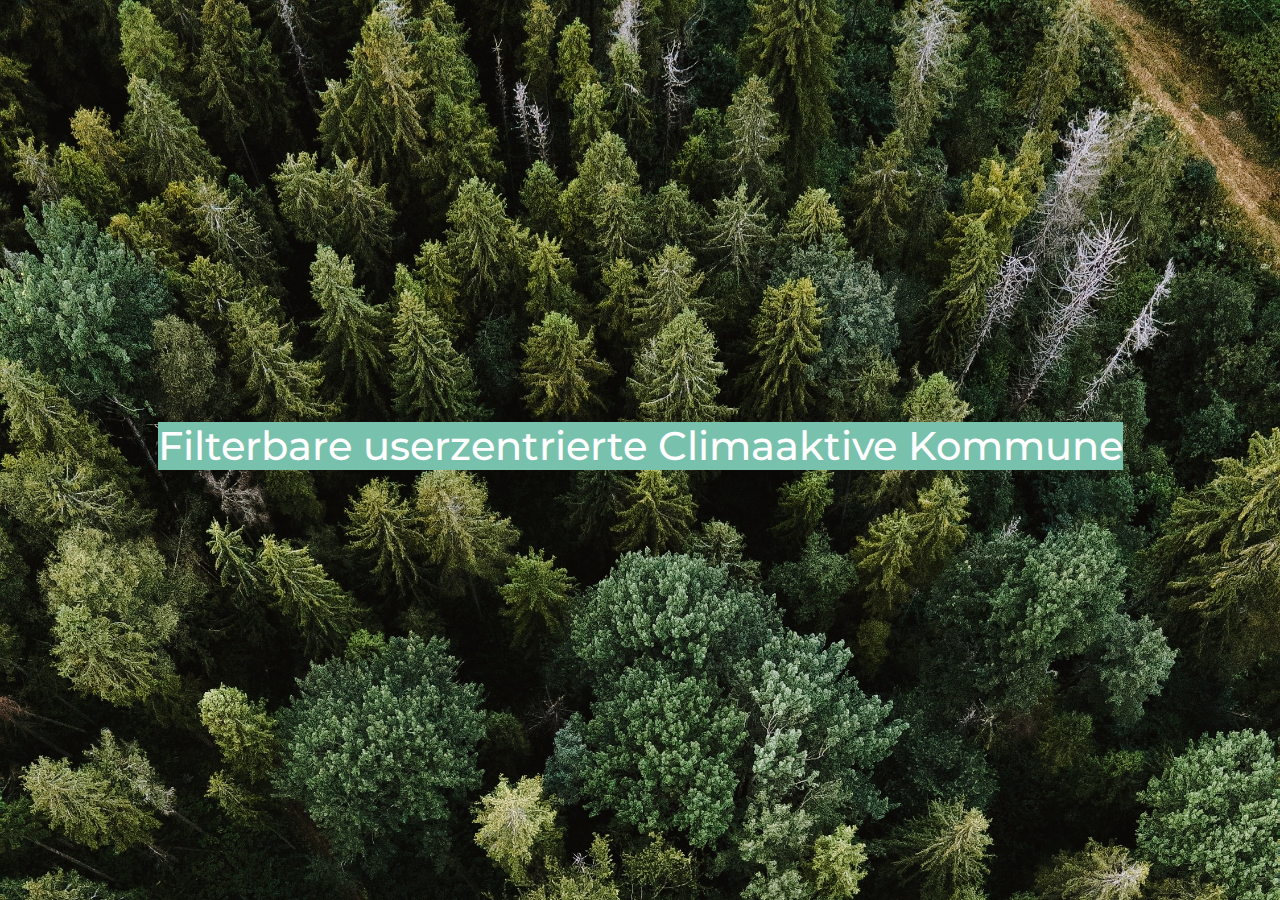
<file: index.html>
<!DOCTYPE html>
<html class="h-100">
	<head>
		<meta charset="UTF-8">
		<title>Machst Du schon oder klebst Du noch?</title>
		<meta name="viewport" content="width=device-width, initial-scale=1">
		<meta name="robots" content="noindex">
		<link href="bootstrap.minty.css" rel="stylesheet">
	</head>
	<body style="background-size: cover; background-image: url('background.jpg');background-repeat: no-repeat;background-attachment: fixed;" class="cover-container h-100 d-flex flex-column">
		<main class="align-center m-auto">
			<h1 class="text-bg-primary">Filterbare userzentrierte Climaaktive Kommune</h1>
		</main>
	</body>
</html>
</file>
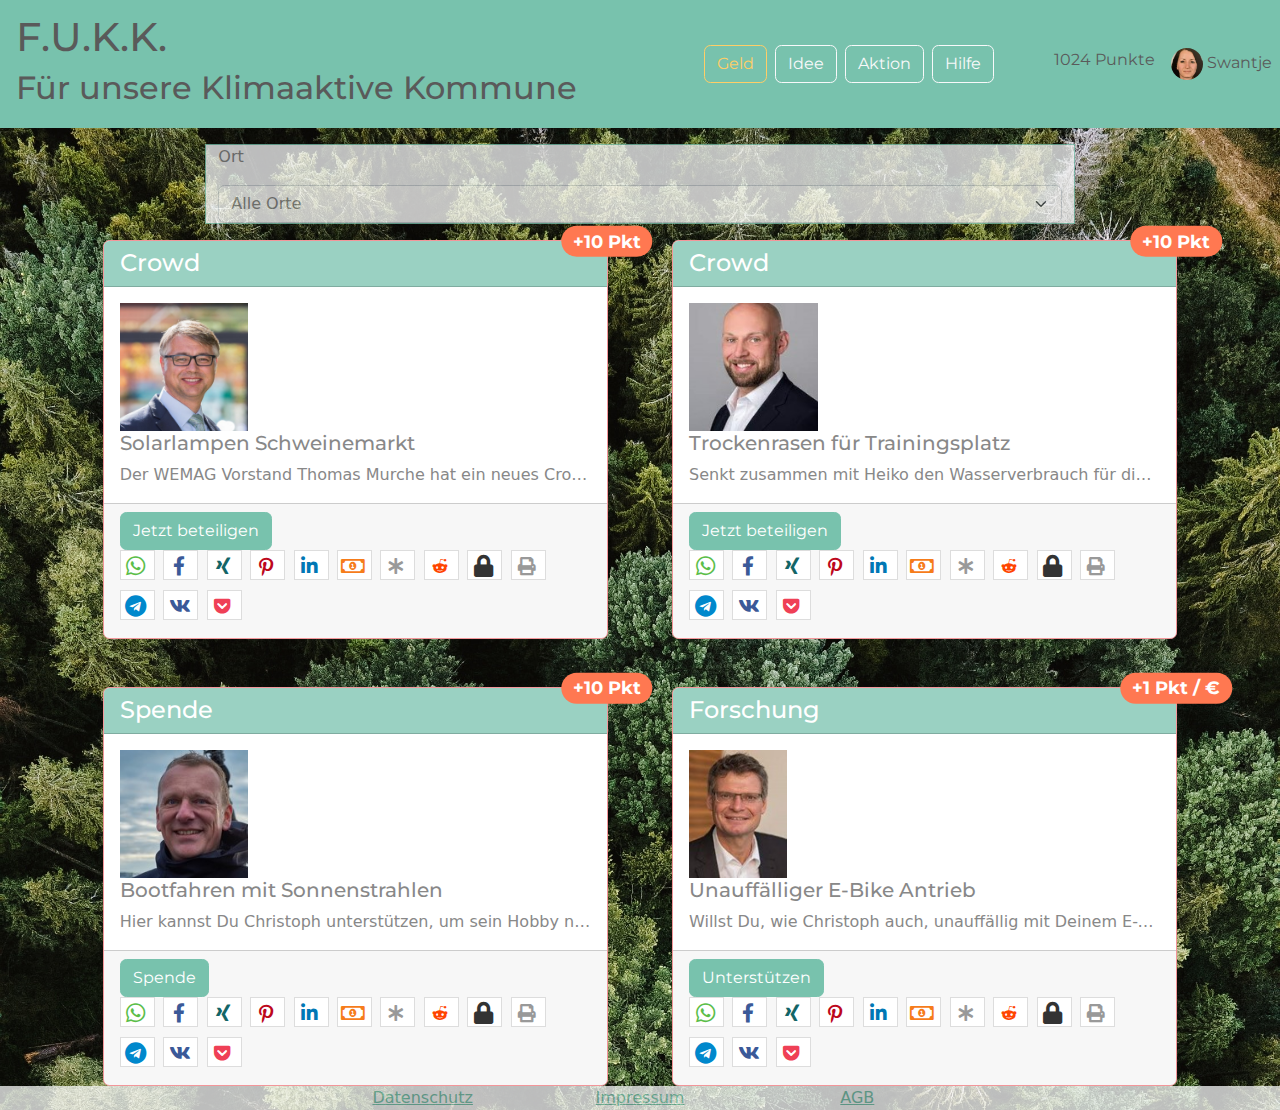
<file: funding.html>
<!DOCTYPE html>
<html class="h-100">
	<head>
		<meta charset="UTF-8">
		<title>Machst Du schon oder klebst Du noch?</title>
		<meta name="viewport" content="width=device-width, initial-scale=1">
		<meta name="robots" content="noindex">
		<link href="bootstrap.minty.css" rel="stylesheet">
		<link rel="stylesheet" href="https://cdn.jsdelivr.net/npm/bootstrap-icons@1.10.5/font/bootstrap-icons.css">
		<link href="shariff/shariff.complete.css" rel="stylesheet">
	</head>
	<body style="background-size: cover; background-image: url('background.jpg');background-repeat: no-repeat;background-attachment: fixed;" class="cover-container h-100 d-flex flex-column">
		<nav class="navbar navbar-expand bg-primary mb-auto">
			<div class="navbar-brand mx-3 me-auto">
				<h1 class="">F.U.K.K.</h1>
				<h2 class="d-none d-xl-block text-body-secondary" >Für unsere Klimaaktive Kommune</h2>
			</div>
			<div class="navbar-nav me-3 me-xl-5">
				<a href="funding.html" class="btn btn-outline-warning mx-1">Geld</a>
				<a href="idea.html" class="btn btn-outline-light mx-1">Idee</a>
				<a href="projects.html" class="btn btn-outline-light  mx-1">Aktion</a>
				<a href="questions.html" class="btn btn-outline-light mx-1">Hilfe</a>
			</div>
			<ul class="navbar-nav">
				<li class="nav-item"><a href="#register" class="nav-link active">1024 Punkte</a></li>
				<li class="nav-item"><a href="swantje.html?city=Stralendorf" class="nav-link active"><img style="height:32px;width:32px;border-radius:100px;" src="swantje.jpg" /> Swantje</a></li>
			</ul>
		</nav>
		<main class="">
			<div class="row">
				<div class="bg-light my-3 opacity-75 col-8 offset-2 border border-primary flex-shrink-1">
					<p>Ort</p>
					<select id="citySelect" class="form-select" onchange="citySelect()">
						<option selected>Alle Orte</option>
						<option>Gadebusch</option>
						<option>Gottmadingen</option>
						<option>Schwerin</option>
						<option>Stralendorf</option>
						<option>Kitzingen</option>
					</select>
					<script>
						function citySelect() {
						  var x = document.getElementById("citySelect");
						  const matches = document.querySelectorAll(".col");
							matches.forEach((userItem) => {
						if (userItem.classList.contains(x.value) || x.value == "Alle Orte"){
								userItem.classList.remove('d-none');
						}else{
						 		userItem.classList.add('d-none');
						}
							});
						}
	
						function toggleTruncate(element){
							element.classList.toggle("text-truncate");
						}
						function calDownload(subject, description, location, begin, end, filename){
							var cal = ics();
							cal.addEvent(subject, description, location, begin, end);
							cal.download(filename);
						}
					</script>
				</div>
				<div class="col-auto justify-content-center ">
					<div class="row justify-content-center g-3 g-xl-5 row-cols-2">
						<div class="col Schwerin City col-xl-5 mx-2">
							<div class="card h-100 bg-opacity-75 border-dark">
								<h4 class="card-header text-bg-primary">Crowd<span class="position-absolute top-0 start-100 translate-middle badge rounded-pill bg-danger">+10 Pkt<span></h4>
								<div class="card-body">
									<img style="height:128px;width:128px" src="thomasmurche.jpg" />
									<h5 class="card-title">Solarlampen Schweinemarkt</h5>
									<p onclick="toggleTruncate(this)" class="card-text text-truncate">Der WEMAG Vorstand Thomas Murche hat ein neues Crowd-Projekt gestartet namens „Solarlampen für den Schweinemarkt“. Mach jetzt mit. 
</p>
								</div>
								<div class="card-footer">
									<a class="btn btn-primary" href="#">Jetzt beteiligen</a> 
									<div class="shariff" data-services="[&quot;whatsapp&quot;,&quot;facebook&quot;,&quot;xing&quot;,&quot;pinterest&quot;,&quot;linkedin&quot;,&quot;flattr&quot;,&quot;diaspora&quot;,&quot;reddit&quot;,&quot;threema&quot;,&quot;print&quot;,&quot;telegram&quot;,&quot;vk&quot;,&quot;pocket&quot;]" data-title="Tag der erneuerbaren Energie" data-button-style="icon" data-theme="white"></div>
								</div>
							</div>
						</div>
						<div class="col Haßloch City col-xl-5 mx-2">
							<div class="card h-100 bg-opacity-75 border-dark">
								<h4 class="card-header text-bg-primary">Crowd<span class="position-absolute top-0 start-100 translate-middle badge rounded-pill bg-danger">+10 Pkt<span></h4>
								<div class="card-body">
									<img style="height:128px;object-fit:contain;" src="heikorix.jpg" />
									<h5 class="card-title">Trockenrasen für Trainingsplatz</h5>
									<p onclick="toggleTruncate(this)" class="card-text text-truncate">Senkt zusammen mit Heiko den Wasserverbrauch für die Bewässerung der Trainingsplätze des VFB Haßloch.</p>
								</div>
								<div class="card-footer">
									<a class="btn btn-primary" href="#">Jetzt beteiligen</a>
<div class="shariff" data-services="[&quot;whatsapp&quot;,&quot;facebook&quot;,&quot;xing&quot;,&quot;pinterest&quot;,&quot;linkedin&quot;,&quot;flattr&quot;,&quot;diaspora&quot;,&quot;reddit&quot;,&quot;threema&quot;,&quot;print&quot;,&quot;telegram&quot;,&quot;vk&quot;,&quot;pocket&quot;]" data-title="Tag der erneuerbaren Energie" data-button-style="icon" data-theme="white"></div>
								</div>
							</div>
						</div>
						<div class="col Würzburg City col-xl-5 mx-2">
							<div class="card  h-100 bg-opacity-75 border-dark">
								<h4 class="card-header text-bg-primary">Spende<span class="position-absolute top-0 start-100 translate-middle badge rounded-pill bg-danger">+10 Pkt<span></h4>
								<div class="card-body">
									<img src="christophglanz.jpg" style="height:128px;width:128px;" />
									<h5 class="card-title">Bootfahren mit Sonnenstrahlen</h5>
									<p onclick="toggleTruncate(this)" class="card-text text-truncate">Hier kannst Du Christoph unterstützen, um sein Hobby noch naturnaher zu machen: Solarmodule fördern für jedes Boot am Schweriner See in Raben Steinfeld.</p>
								</div>
								<div class="card-footer">
									<a class="btn btn-primary" href="#">Spende</a>
<div class="shariff" data-services="[&quot;whatsapp&quot;,&quot;facebook&quot;,&quot;xing&quot;,&quot;pinterest&quot;,&quot;linkedin&quot;,&quot;flattr&quot;,&quot;diaspora&quot;,&quot;reddit&quot;,&quot;threema&quot;,&quot;print&quot;,&quot;telegram&quot;,&quot;vk&quot;,&quot;pocket&quot;]" data-title="Tag der erneuerbaren Energie" data-button-style="icon" data-theme="white"></div>

								</div>
							</div>
						</div>
						<div class="col Stralendorf City col-xl-5 mx-2">
							<div class="card h-100 bg-opacity-75 border-dark">
								<h4 class="card-header text-bg-primary">Forschung<span class="position-absolute top-0 start-100 translate-middle badge rounded-pill bg-danger">+1 Pkt / €<span></h4>
								<div class="card-body">
								<img style="height:128px;" src="markuskittl.jpg" />
									<h5 class="card-title">Unauffälliger E-Bike Antrieb</h5>
									<p onclick="toggleTruncate(this)" class="card-text text-truncate">Willst Du, wie Christoph auch, unauffällig mit Deinem E-Bike an Deinen Arbeitskollegen vorbeiziehen? Dann beteilige Dich an diesem Forschungsprojekt.
									</p>
								</div>
								<div class="card-footer">
									<a class="btn btn-primary" href="#">Unterstützen</a>
<div class="shariff" data-services="[&quot;whatsapp&quot;,&quot;facebook&quot;,&quot;xing&quot;,&quot;pinterest&quot;,&quot;linkedin&quot;,&quot;flattr&quot;,&quot;diaspora&quot;,&quot;reddit&quot;,&quot;threema&quot;,&quot;print&quot;,&quot;telegram&quot;,&quot;vk&quot;,&quot;pocket&quot;]" data-title="Von der Ostsee in die Schweiz zu Fuß" data-button-style="icon" data-theme="white"></div>

								</div>
							</div>
						</div>
					</div>
				</div>
			</div>
		</main>
		<footer class="opacity-75 mt-auto bg-light">
			<div class="row text-center justify-content-center"><a class="col-2">Datenschutz</a><a class="col-2">Impressum</a><a class="col-2">AGB</a></div>
		</footer>
					<script>
						const params = new Proxy(new URLSearchParams(window.location.search), {
							get: (searchParams, prop) => searchParams.get(prop),
						});
						// Get the value of "some_key" in eg "https://example.com/?some_key=some_value"
						let cityParam = params.city; // "some_value"
						var x = document.getElementById("citySelect");
						console.log(cityParam);
						if (cityParam != null && cityParam != ""){
							x.value = cityParam;
							x.dispatchEvent(new Event('change'))
						}
					</script>
		<script src="https://cdn.jsdelivr.net/npm/bootstrap@5.3.0-alpha3/dist/js/bootstrap.bundle.min.js" integrity="sha384-ENjdO4Dr2bkBIFxQpeoTz1HIcje39Wm4jDKdf19U8gI4ddQ3GYNS7NTKfAdVQSZe" crossorigin="anonymous"></script>
		<script src="ics.min.js"></script>
		<script src="ics.deps.min.js"></script>
		<script src="shariff/shariff.complete.js"></script>
	</body>
</html>
</file>
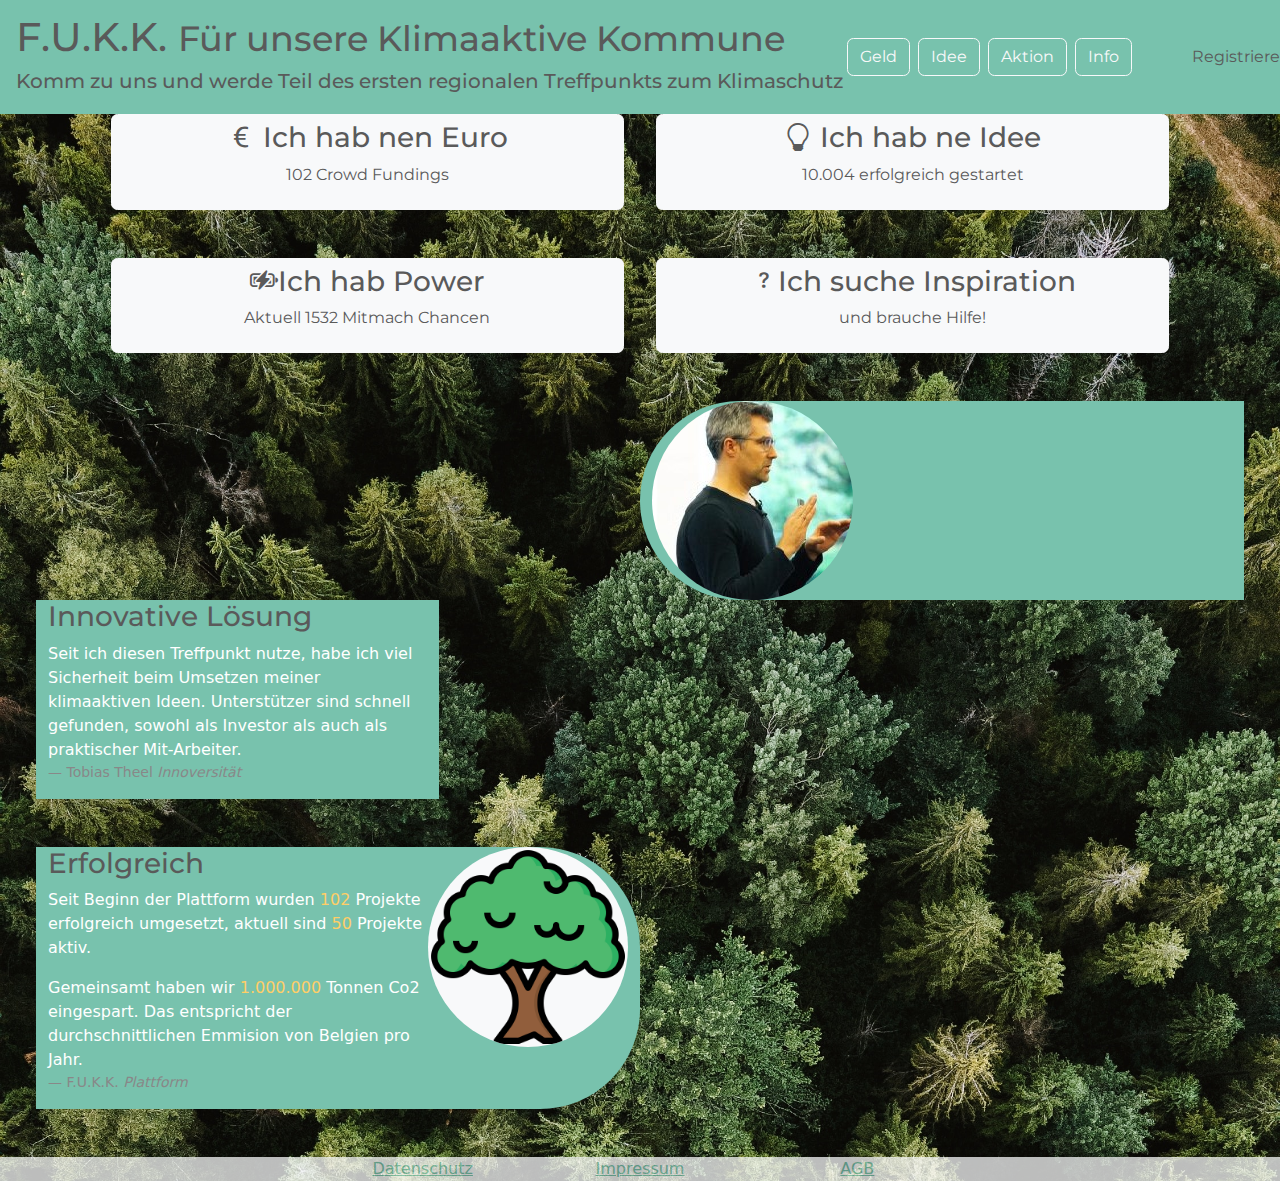
<file: hier.html>
<!DOCTYPE html>
<html class="h-100">
	<head>
		<meta charset="UTF-8">
		<title>F.U.K.K. - Für unsere Klimaaktive Kommune</title>
		<meta name="viewport" content="width=device-width, initial-scale=1">
		<meta name="robots" content="noindex">
		<link rel="stylesheet" href="https://cdn.jsdelivr.net/npm/bootstrap-icons@1.10.5/font/bootstrap-icons.css">
		<link href="bootstrap.minty.css" rel="stylesheet">
	</head>
	<body style="background-size: cover; background-image: url('background.jpg');background-repeat: no-repeat;background-attachment: fixed;" class="cover-container h-100 d-flex flex-column">
		<nav class="navbar navbar-expand bg-primary mb-auto">
			<div class="navbar-brand mx-3 me-auto">
				<h1 class="">F.U.K.K. <small class="text-body-secondary d-none d-xl-inline">Für unsere Klimaaktive Kommune</small></h1>
				<h5 class="d-none d-xl-block text-body-secondary">Komm zu uns und werde Teil des ersten regionalen Treffpunkts zum Klimaschutz</h5>
			</div>
			<div class="navbar-nav me-2 me-xl-5">
				<a href="funding.html" class="btn btn-outline-light mx-1">Geld</a>
				<a href="idea.html" class="btn btn-outline-light mx-1">Idee</a>
				<a href="projects.html" class="btn btn-outline-light mx-1">Aktion</a>
				<a href="questions.html" class="btn btn-outline-light mx-1">Info</a>
			</div>
			<div class="navbar-nav">
				<a href="#register" class="nav-link active">Registrieren</a>
				<a href="#login" class="nav-link active">Anmelden</a>
			</div>
		</nav>
		<main class="mx-xl-5 mx-3">
			<div class="row align-items-center">
				<div class="col-auto justify-content-center flex-grow-1">
					<div class="row justify-content-center g-3 g-xl-5 row-cols-2">
						<a class="col col-xl-5 btn mx-3 btn-light" href="funding.html">
							<h3 class=""><i class="bi bi-currency-euro"></i> Ich hab nen Euro</h3>
							<p class="d-none d-xl-block">102 Crowd Fundings</p>
						</a>
						<a class="col col-xl-5 btn mx-3 btn-light" href="idea.html">
							<h3><i class="bi bi-lightbulb"></i> Ich hab ne Idee</h3>
							<p class="d-none d-xl-block">10.004 erfolgreich gestartet</p>
						</a>
						<a class="col col-xl-5 btn mx-3 btn-light" href="projects.html">
							<h3><i class="bi bi-battery-charging"></i>Ich hab Power</h3>
							<p class="d-none d-xl-block">Aktuell 1532 Mitmach Chancen</p>
						</a>
						<a class="col col-xl-5 btn mx-3 btn-light" href="questions.html">
							<h3><i class="bi bi-question"></i>Ich suche Inspiration</h3>
							<p class="d-none d-xl-block">und brauche Hilfe!</p>
						</a>
					</div>
				</div>
			</div>
			<div class="row my-5 justify-content-start" >
				<div class="col offset-xl-6 text-bg-primary" style="border-radius:100px 0 0 100px">
					<img style="border-radius:100px" src="tobiastheel_speaker.jpg" />
				</div>
				<div class="col-4 text-bg-primary flex-shrink-1">
					<h3>Innovative Lösung</h3>
					<p>Seit ich diesen Treffpunkt nutze, habe ich viel Sicherheit beim Umsetzen meiner klimaaktiven Ideen. Unterstützer sind schnell gefunden, sowohl als Investor als auch als praktischer Mit-Arbeiter.</p>
					<footer class="blockquote-footer">Tobias Theel <cite title="Source Title">Innoversität</cite></footer>
				</div>
			</div>
			<div class="row my-5 justify-content-start" >
				<div class="col-4 text-bg-primary">
					<h3>Erfolgreich</h3>
					<p>Seit Beginn der Plattform wurden <span class="text-warning">102</span> Projekte erfolgreich umgesetzt, aktuell sind <span class="text-warning">50</span> Projekte aktiv.</p>
					<p>Gemeinsamt haben wir <span class="text-warning">1.000.000</span> Tonnen Co2 eingespart. Das entspricht der durchschnittlichen Emmision von Belgien pro Jahr.</p>
					<footer class="blockquote-footer">F.U.K.K. <cite title="Source Title">Plattform</cite></footer>
				</div>
				<div class="col-xl-2 col text-bg-primary d-flex justify-content-end" style="border-radius:0 100px 100px 0">
					<img style="border-radius:100px;height:200px;width:200px;" class="bg-light" src="tree.png" />
				</div>
			</div>

		</main>
		<footer class="opacity-75 mt-auto bg-light">
			<div class="row text-center justify-content-center"><a class="col-2">Datenschutz</a><a class="col-2">Impressum</a><a class="col-2">AGB</a></div>
		</footer>
		<script src="https://cdn.jsdelivr.net/npm/bootstrap@5.3.0-alpha3/dist/js/bootstrap.bundle.min.js" integrity="sha384-ENjdO4Dr2bkBIFxQpeoTz1HIcje39Wm4jDKdf19U8gI4ddQ3GYNS7NTKfAdVQSZe" crossorigin="anonymous"></script>
	</body>
</html>
</file>
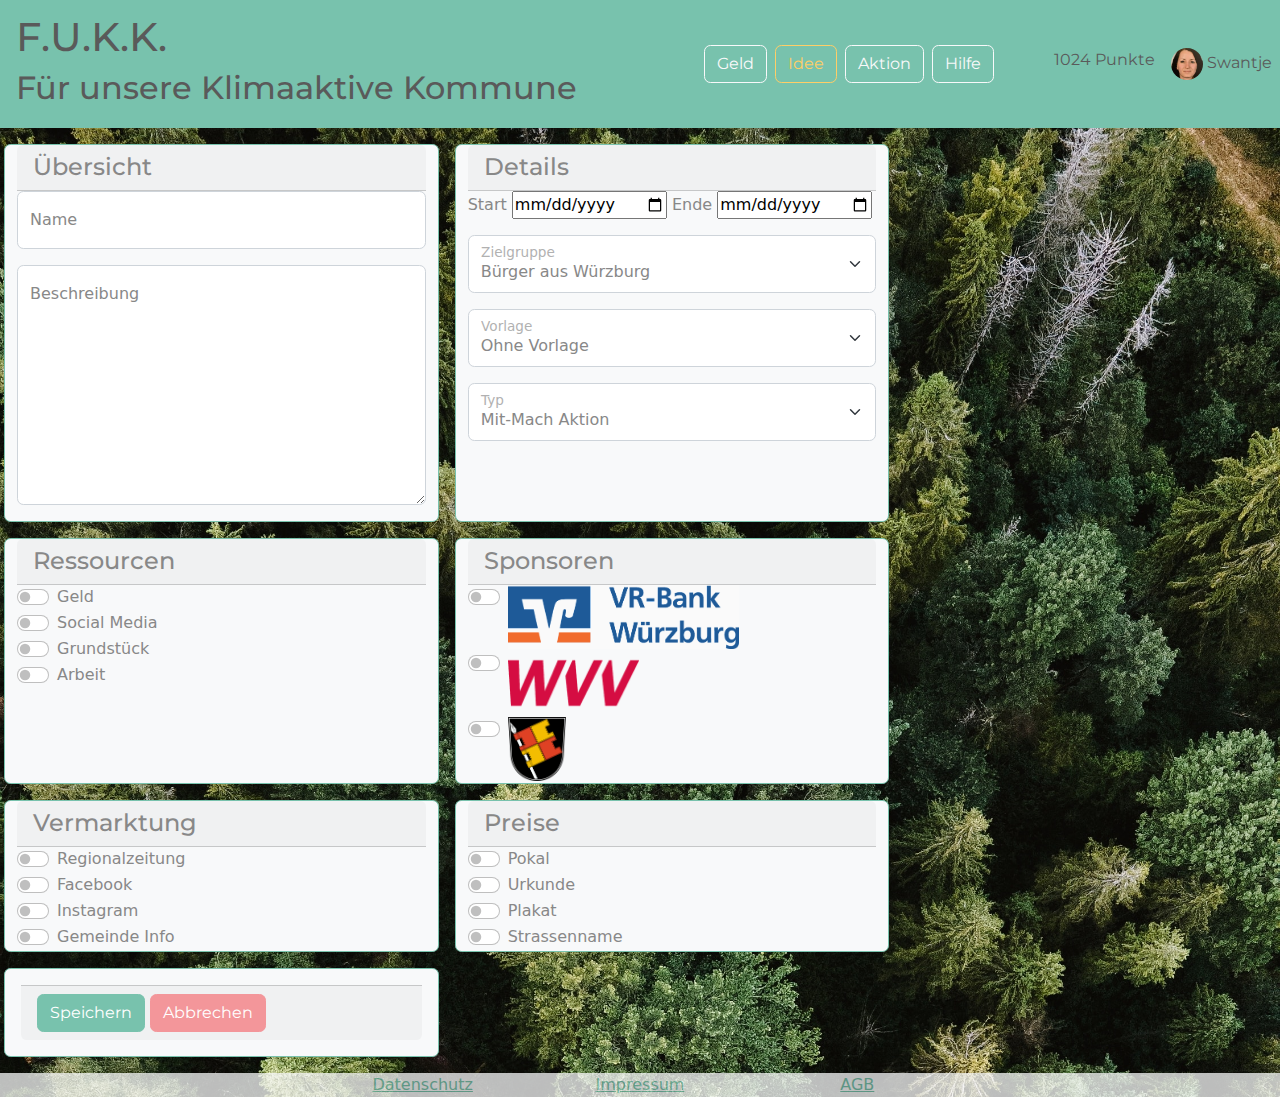
<file: idea.html>
<!DOCTYPE html>
<html class="h-100">
	<head>
		<meta charset="UTF-8">
		<title>Machst Du schon oder klebst Du noch?</title>
		<meta name="viewport" content="width=device-width, initial-scale=1">
		<meta name="robots" content="noindex">
		<link href="bootstrap.minty.css" rel="stylesheet">
	</head>
	<body style="background-size: cover; background-image: url('background.jpg');background-repeat: no-repeat;background-attachment: fixed;" class="cover-container h-100 d-flex flex-column">
		<nav class="navbar navbar-expand bg-primary mb-auto">
			<div class="navbar-brand mx-3 me-auto">
				<h1 class="">F.U.K.K.</h1>
				<h2 class="d-none d-xl-block text-body-secondary" >Für unsere Klimaaktive Kommune</h2>
			</div>
			<div class="navbar-nav me-3 me-xl-5">
				<a href="funding.html" class="btn btn-outline-light mx-1">Geld</a>
				<a href="idea.html" class="btn btn-outline-warning mx-1">Idee</a>
				<a href="projects.html" class="btn btn-outline-light  mx-1">Aktion</a>
				<a href="questions.html" class="btn btn-outline-light mx-1">Hilfe</a>
			</div>
			<ul class="navbar-nav">
				<li class="nav-item"><a href="#register" class="nav-link active">1024 Punkte</a></li>
				<li class="nav-item"><a href="swantje.html?city=Stralendorf" class="nav-link active"><img style="height:32px;width:32px;border-radius:100px;" src="swantje.jpg" /> Swantje</a></li>
			</ul>
		</nav>

		<main class="">
			<form>
			<div class="row row-cols-3">
				<div class="card bg-light mt-3 ms-3 col border border-primary">
					<h4 class="card-header">Übersicht</h4>
					<div class="form-floating mb-3">
						<input class="form-control" id="projectName" required placeholder="Name des Projekts"/>
						<label for="projectName" class="">Name</label>
					</div>
					<div class="form-floating mb-3">
						<label for="projectDescription" class="">Beschreibung</label>
						<textArea class="form-control" id="projectDescription" style="height:15em;" placeholder="Beschreibung des Projekts"></textArea>
					</div>
				</div>
				<div class="card bg-light mt-3 ms-3 col border border-primary">
					<h4 class="card-header">Details</h4>
					<div class="mb-3">
						<label for="projectStart" class="">Start</label>
						<input id="projectStart" type="date" placeholder="Start des Projekts"/>

						<label for="projectEnd" class="">Ende</label>
						<input id="projectEnd" type="date" placeholder="Ende des Projekts"/>
					</div>
					<div class="form-floating mb-3">
						<select class="form-select" id="projectTarget" type="date" placeholder="Zielgruppe des Projekts">
							<option>Bürger aus Würzburg</option>
							<option>Alle Bürger</option>
						</select>
						<label for="projectTarget" class="">Zielgruppe</label>
					</div>
					<div class="form-floating mb-3">
						<select class="form-select" id="projectTemplate" type="date" placeholder="Vorlage des Projekts">
							<option>Ohne Vorlage</option>
							<option>Baumpflanzaktion</option>
						</select>
						<label for="projectTemplate" class="">Vorlage</label>
					</div>
					<div class="form-floating mb-3">
						<select class="form-select" id="projectTemplate" type="date" placeholder="Art des Projekts">
							<option>Mit-Mach Aktion</option>
							<option>Challenge</option>
							<option>Kommunal Wettbewerb</option>
							<option>Veranstaltung</option>
						</select>
						<label for="projectTemplate" class="">Typ</label>
					</div>

				</div>

					<div class="card col mt-3 ms-3 bg-light border border-primary">
						<h4 class="card-header">Ressourcen</h4>
						<div class="form-check form-switch">
							<input class="form-check-input" id="RessourceCrowd" type="checkbox" />
							<label class="form-check-label" for="RessourceCrowd">Geld</label>
						</div>
						<div class="form-check form-switch">
							<input class="form-check-input" id="RessourceSocial" type="checkbox" />
							<label class="form-check-label" for="RessourceSocial">Social Media</label>
						</div>
						<div class="form-check form-switch">
							<input class="form-check-input" id="RessourceLand" type="checkbox" />
							<label class="form-check-label" for="RessourceLand">Grundstück</label>
						</div>
						<div class="form-check form-switch">
							<input class="form-check-input" id="RessourceWorker" type="checkbox" />
							<label class="form-check-label" for="RessourceWorker">Arbeit</label>
						</div>

					</div>
					<div class="card col mt-3 ms-3 bg-light border-primary">
						<h4 class="card-header">Sponsoren</h4>
						<div class="form-check form-switch">
							<input class="form-check-input" id="RessourceCrowd" type="checkbox" />
							<label class="form-check-label" for="RessourceCrowd"><img style="height:64px;" src="vr.png" /></label>
						</div>
						<div class="form-check form-switch">
							<input class="form-check-input" id="RessourceSocial" type="checkbox" />
							<label class="form-check-label" for="RessourceSocial"><img style="height:64px;" src="wvv.png" /></label>
						</div>
						<div class="form-check form-switch">
							<input class="form-check-input" id="RessourceLand" type="checkbox" />
							<label class="form-check-label" for="RessourceLand"><img style="height:64px;" src="wuerzburg.png" /></label>
						</div>
					</div>
					<div class="card col mt-3 ms-3 bg-light border-primary">
						<h4 class="card-header">Vermarktung</h4>
						<div class="form-check form-switch">
							<input class="form-check-input" id="RessourceCrowd" type="checkbox" />
							<label class="form-check-label" for="RessourceCrowd">Regionalzeitung</label>
						</div>
						<div class="form-check form-switch">
							<input class="form-check-input" id="RessourceSocial" type="checkbox" />
							<label class="form-check-label" for="RessourceSocial">Facebook</label>
						</div>
						<div class="form-check form-switch">
							<input class="form-check-input" id="RessourceLand" type="checkbox" />
							<label class="form-check-label" for="RessourceLand">Instagram</label>
						</div>
						<div class="form-check form-switch">
							<input class="form-check-input" id="RessourceWorker" type="checkbox" />
							<label class="form-check-label" for="RessourceWorker">Gemeinde Info</label>
						</div>

					</div>
					<div class="card col mt-3 ms-3 bg-light border-primary">
						<h4 class="card-header">Preise</h4>
						<div class="form-check form-switch">
							<input class="form-check-input" id="PriceTrophy" type="checkbox" />
							<label class="form-check-label" for="PriceTrophy">Pokal</label>
						</div>
						<div class="form-check form-switch">
							<input class="form-check-input" id="RessourceSocial" type="checkbox" />
							<label class="form-check-label" for="RessourceSocial">Urkunde</label>
						</div>
						<div class="form-check form-switch">
							<input class="form-check-input" id="RessourceLand" type="checkbox" />
							<label class="form-check-label" for="RessourceLand">Plakat</label>
						</div>
						<div class="form-check form-switch">
							<input class="form-check-input" id="RessourceWorker" type="checkbox" />
							<label class="form-check-label" for="RessourceWorker">Strassenname</label>
						</div>

					</div>
					<div class="card col m-3 p-3 bg-light border-primary">
						<div class="card-footer">
							<button type="submit" class="btn btn-primary">Speichern</button>
							<button type="reset" class="btn btn-secondary">Abbrechen</button>
						</div>
					</div>
			</div>
			</form>
		</main>
		<footer class="opacity-75 mt-auto bg-light">
			<div class="row text-center justify-content-center"><a class="col-2">Datenschutz</a><a class="col-2">Impressum</a><a class="col-2">AGB</a></div>
		</footer>
	</body>
</html>
</file>
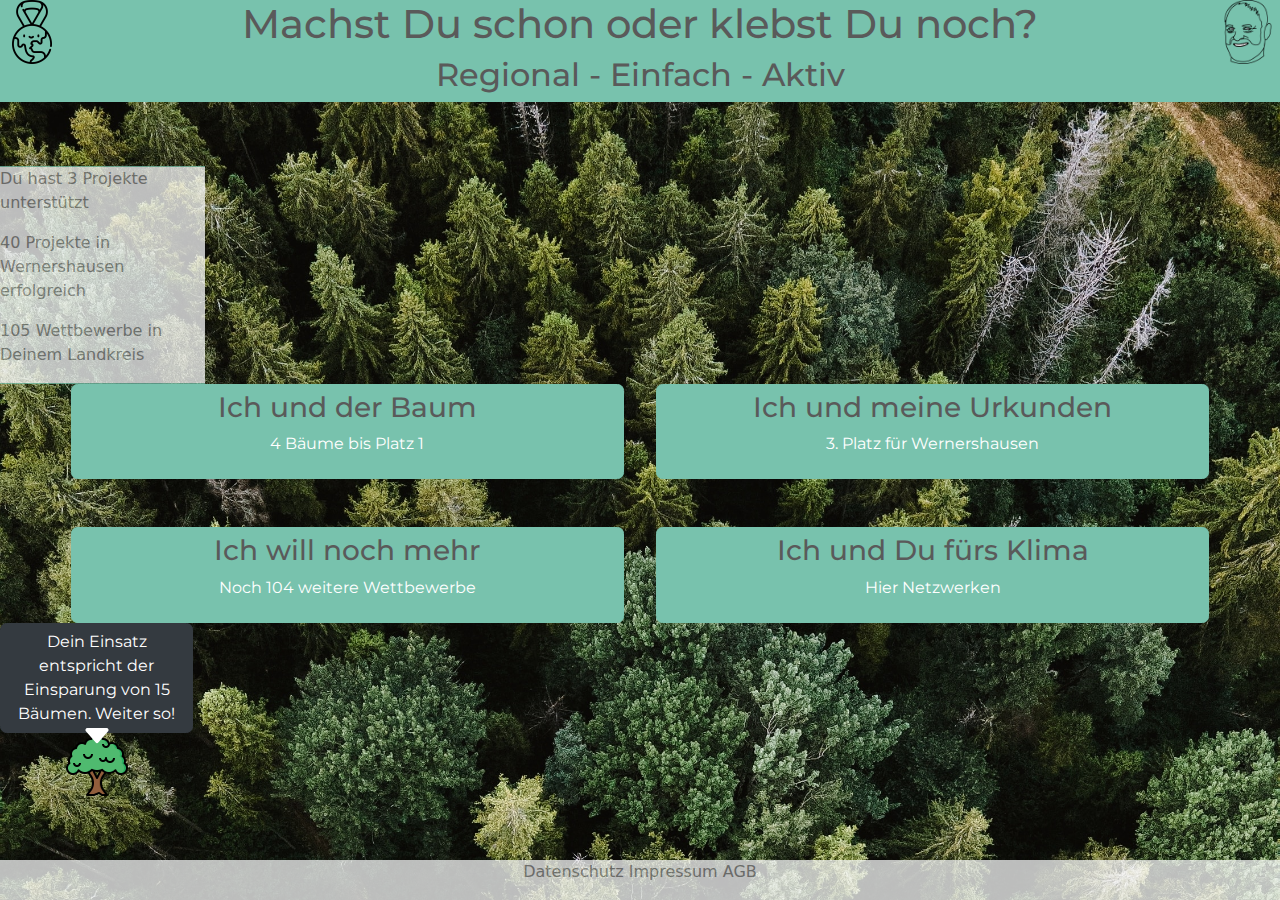
<file: loggedin.html>
<!DOCTYPE html>
<html class="h-100">
	<head>
		<meta charset="UTF-8">
		<title>Machst Du schon oder klebst Du noch?</title>
		<meta name="viewport" content="width=device-width, initial-scale=1">
		<meta name="robots" content="noindex">
		<link href="bootstrap.minty.css" rel="stylesheet">
	</head>
	<body style="background-size: cover; background-image: url('background.jpg');background-repeat: no-repeat;background-attachment: fixed;" class="cover-container h-100 d-flex flex-column">
		<header class="text-bg-primary d-flex justify-content-between mb-auto">
			<div class="flex-shrink-1"><a href="index.html"><img style="width:64px;height:64px;" src="medal.png" /></a></div>
			<div class="flex-grow-1 text-center">
				<h1>Machst Du schon oder klebst Du noch?</h1>
				<h2 class="d-none d-xl-block" >Regional - Einfach - Aktiv</h2>
			</div>
			<div class="flex-shrink-1">  <a href=""><img style="width:64px;height:64px;" src="harold.png" alt="Login"></a></div>
		</header>
		<main class="">
			<div class="row align-items-center">
				<div class="bg-light my-3 my-xl-0 opacity-75 col-8 offset-2 offset-xl-0 col-xl-2 border-top border-bottom border-primary flex-shrink-1">
					<p>Du hast 3 Projekte unterstützt</p>
					<p>40 Projekte in Wernershausen erfolgreich</p>
					<p>105 Wettbewerbe in Deinem Landkreis</p>
				</div>
				<div class="col-auto justify-content-center flex-grow-1">
					<div class="row justify-content-center g-3 g-xl-5 row-cols-2">
						<button class="col col-xl-5 btn mx-3 btn-primary">
							<h3>Ich und der Baum</h3>
							<p class="d-none d-xl-block">4 Bäume bis Platz 1</p>
						</button>
						<button class="col col-xl-5 btn mx-3 btn-primary">
							<h3>Ich und meine Urkunden</h3>
							<p class="d-none d-xl-block">3. Platz für Wernershausen</p>
						</button>
						<a class="col col-xl-5 btn mx-3 btn-primary" href="projects.html?city=Gottmadingen">
							<h3>Ich will noch mehr</h3>
							<p class="d-none d-xl-block">Noch 104 weitere Wettbewerbe</p>
						</a>
						<button class="col col-xl-5 btn mx-3 btn-primary">
							<h3>Ich und Du fürs Klima</h3>
							<p class="d-none d-xl-block">Hier Netzwerken</p>
						</button>
					</div>
				</div>
				<div class="col my-3 my-xl-0 col-8 offset-2 offset-xl-0 col-xl-2">
					<div class="btn btn-dark position-relative">
						Dein Einsatz entspricht der Einsparung von 15 Bäumen. Weiter so!
						<svg width="2em" height="3em" viewBox="0 0 16 16" class="position-absolute top-100 start-50 translate-middle mt-1" fill="#FFFFFF" xmlns="http://www.w3.org/2000/svg">
							<path d="M7.247 11.14L2.451 5.658C1.885 5.013 2.345 4 3.204 4h9.592a1 1 0 0 1 .753 1.659l-4.796 5.48a1 1 0 0 1-1.506 0z"/>
						</svg>
					</div>
					<img class="d-block mx-auto" style="height:64px;width:64px" src="tree.png" />
				</div>
			</div>
		</main>
		<footer class="opacity-75 row align-items-center justify-content-between mt-auto bg-light">
			<p class="col text-center align-middle">Datenschutz Impressum AGB</p>
		</footer>
	</body>
</html>
</file>
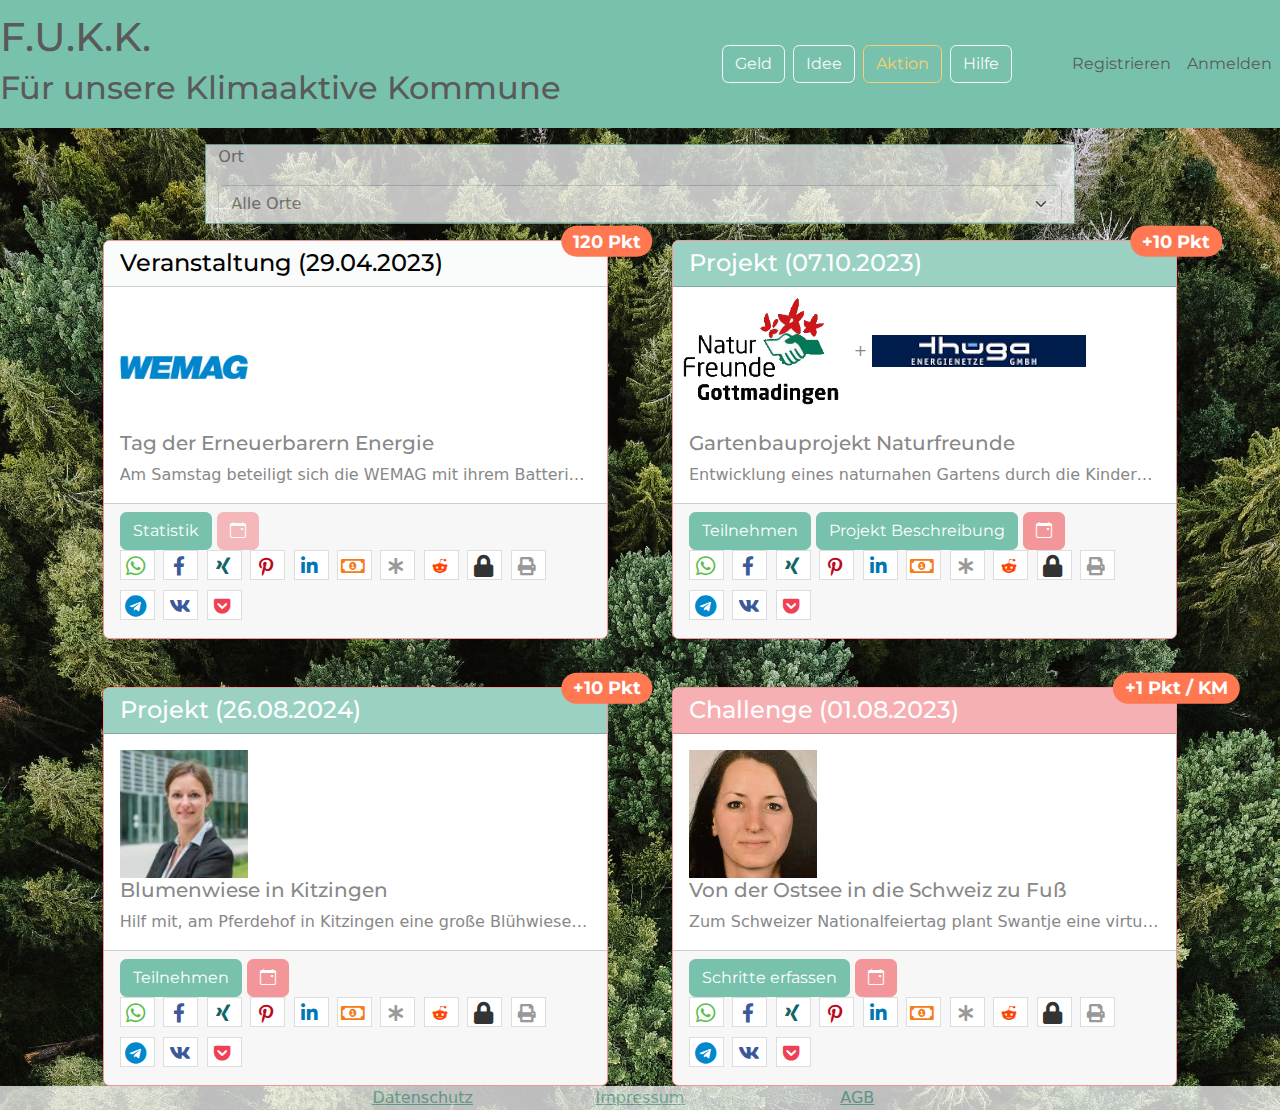
<file: projects.html>
<!DOCTYPE html>
<html class="h-100">
	<head>
		<meta charset="UTF-8">
		<title>Machst Du schon oder klebst Du noch?</title>
		<meta name="viewport" content="width=device-width, initial-scale=1">
		<meta name="robots" content="noindex">
		<link href="bootstrap.minty.css" rel="stylesheet">
		<link rel="stylesheet" href="https://cdn.jsdelivr.net/npm/bootstrap-icons@1.10.5/font/bootstrap-icons.css">
		<link href="shariff/shariff.complete.css" rel="stylesheet">
	</head>
	<body style="background-size: cover; background-image: url('background.jpg');background-repeat: no-repeat;background-attachment: fixed;" class="cover-container h-100 d-flex flex-column">
		<nav class="navbar navbar-expand bg-primary mb-auto">
			<div class="navbar-brand me-auto">
				<h1 class="">F.U.K.K.</h1>
				<h2 class="d-none d-xl-block text-body-secondary" >Für unsere Klimaaktive Kommune</h2>
			</div>
			<div class="navbar-nav me-3 me-xl-5">
				<a href="funding.html" class="btn btn-outline-light mx-1">Geld</a>
				<a href="idea.html" class="btn btn-outline-light mx-1">Idee</a>
				<a href="projects.html" class="btn btn-outline-warning  mx-1">Aktion</a>
				<a href="questions.html" class="btn btn-outline-light mx-1">Hilfe</a>
			</div>
			<ul class="navbar-nav">
				<li class="nav-item"><a href="#register" class="nav-link active">Registrieren</a></li>
				<li class="nav-item"><a href="swantje.html?city=Stralendorf" class="nav-link active">Anmelden</a></li>
			</ul>
		</nav>
		<main class="">
			<div class="row">
				<div class="bg-light my-3 opacity-75 col-8 offset-2 border border-primary flex-shrink-1">
					<p>Ort</p>
					<select id="citySelect" class="form-select" onchange="citySelect()">
						<option selected>Alle Orte</option>
						<option>Gadebusch</option>
						<option>Gottmadingen</option>
						<option>Schwerin</option>
					</select>
					<script>
						function citySelect() {
						  var x = document.getElementById("citySelect");
						  const matches = document.querySelectorAll(".col");
							matches.forEach((userItem) => {
						if (userItem.classList.contains(x.value) || x.value == "Alle Orte"){
								userItem.classList.remove('d-none');
						}else{
						 		userItem.classList.add('d-none');
						}
							});
						}
	
						function toggleTruncate(element){
							element.classList.toggle("text-truncate");
						}
						function calDownload(subject, description, location, begin, end, filename){
							var cal = ics();
							cal.addEvent(subject, description, location, begin, end);
							cal.download(filename);
						}
					</script>
				</div>
				<div class="col-auto justify-content-center ">
					<div class="row justify-content-center g-3 g-xl-5 row-cols-2">
						<div class="col Schwerin City col-xl-5 mx-2">
							<div class="card h-100 bg-opacity-75 border-dark">
								<h4 class="card-header text-bg-light">Veranstaltung (29.04.2023)<span class="position-absolute top-0 start-100 translate-middle badge rounded-pill bg-danger">120 Pkt<span></h4>
								<div class="card-body">
									<img style="height:128px;width:128px;border-radius:100px;" src="wemag.png" />
									<h5 class="card-title">Tag der Erneuerbarern Energie</h5>
									<p onclick="toggleTruncate(this)" class="card-text text-truncate">Am Samstag beteiligt sich die WEMAG mit ihrem Batteriespeicher in Schwerin-Lankow erneut am Tag der Erneuerbaren Energien. Wir laden Sie herzlich dazu ein, vorbeizuschauen.</p>
								</div>
								<div class="card-footer">
									<a class="btn btn-primary" href="statistics-schwerin.html">Statistik</a> 
									<a class="btn btn-secondary disabled" onclick="calDownload('Tag der Erneuerbaren Energie', '', 'Schwerin', '04/29/2023', '04/29/2023', 'schwerin.ics')"><i class="bi bi-calendar-event"></i></a>
									<div class="shariff" data-services="[&quot;whatsapp&quot;,&quot;facebook&quot;,&quot;xing&quot;,&quot;pinterest&quot;,&quot;linkedin&quot;,&quot;flattr&quot;,&quot;diaspora&quot;,&quot;reddit&quot;,&quot;threema&quot;,&quot;print&quot;,&quot;telegram&quot;,&quot;vk&quot;,&quot;pocket&quot;]" data-title="Tag der erneuerbaren Energie" data-button-style="icon" data-theme="white"></div>
								</div>
							</div>
						</div>
						<div class="col Gottmadingen City col-xl-5 mx-2">
							<div class="card h-100 bg-opacity-75 border-dark">
								<h4 class="card-header text-bg-primary">Projekt (07.10.2023)<span class="position-absolute top-0 start-100 translate-middle badge rounded-pill bg-danger">+10 Pkt<span></h4>
								<div><img style="height:128px;object-fit:contain;" src="naturfreunde.gif" /> + <img style="height:32px;object-fit:contain;" src="then.png" /></div>
								<div class="card-body">
									<h5 class="card-title">Gartenbauprojekt Naturfreunde</h5>
									<p onclick="toggleTruncate(this)" class="card-text text-truncate">Entwicklung eines naturnahen Gartens durch die Kindergruppe, welcher langfristig als 
Begegnungsstätte für alle Naturfreunde dient.
Dies erfolgt mit Unterstützung der Erwachsenen auf einem von der Gemeinde Gottmadingen zur 
Verfügung gestellten Grundstück hinter dem Bauhof und in Verlängerung zur Tagespflege St. Martin.
									</p>
								</div>
								<div class="card-footer">
									<a class="btn btn-primary" href="#">Teilnehmen</a>
									<a class="btn btn-primary" href="https://www.naturfreunde-gottmadingen.de/images/Auschreibungen/2023/Infos_zum_Gartenprojekt_der_Naturfreunde_Gottmadingen_Jan_2023.pdf">Projekt Beschreibung</a>
									<a class="btn btn-secondary" onclick="calDownload('Gartenbauprojekt Naturfreunde', 'Entwicklung eines naturnahen Gartens durch die Kindergruppe, welcher langfristig als Begegnungsstätte für alle Naturfreunde dient. Dies erfolgt mit Unterstützung der Erwachsenen auf einem von der Gemeinde Gottmadingen zur Verfügung gestellten Grundstück hinter dem Bauhof und in Verlängerung zur Tagespflege St. Martin.', 'Gottmadingen', '10/07/2023', '10/08/2023', 'gottmadingen.ics')"><i class="bi bi-calendar-event"></i></a>

<div class="shariff" data-services="[&quot;whatsapp&quot;,&quot;facebook&quot;,&quot;xing&quot;,&quot;pinterest&quot;,&quot;linkedin&quot;,&quot;flattr&quot;,&quot;diaspora&quot;,&quot;reddit&quot;,&quot;threema&quot;,&quot;print&quot;,&quot;telegram&quot;,&quot;vk&quot;,&quot;pocket&quot;]" data-title="Tag der erneuerbaren Energie" data-button-style="icon" data-theme="white"></div>
								</div>
							</div>
						</div>
						<div class="col Stralendorf City col-xl-5 mx-2">
							<div class="card  h-100 bg-opacity-75 border-dark">
								<h4 class="card-header text-bg-primary">Projekt (26.08.2024)<span class="position-absolute top-0 start-100 translate-middle badge rounded-pill bg-danger">+10 Pkt<span></h4>
								<div class="card-body">
									<img src="celinehartung.jpg" style="height:128px;width:128px;" />
									<h5 class="card-title">Blumenwiese in Kitzingen</h5>
									<p onclick="toggleTruncate(this)" class="card-text text-truncate">Hilf mit, am Pferdehof in Kitzingen eine große Blühwiesen anzulegen. 
Bringt Eure Kinder mit und erhaltet eine kostenlose Probe-Reitstunde.</p>
								</div>
								<div class="card-footer">
									<a class="btn btn-primary" href="#">Teilnehmen</a>
									<a class="btn btn-secondary" onclick="calDownload('Blumenwiese in Kitzingen', 'Hilf mit, am Pferdehof in Kitzingen eine große Blühwiesen anzulegen. 
Bringt Eure Kinder mit und erhaltet eine kostenlose Probe-Reitstunde.', 'Kitzingen', '08/26/2023', '08/29/2023', 'blumenwiese.ics')"><i class="bi bi-calendar-event"></i></a>

<div class="shariff" data-services="[&quot;whatsapp&quot;,&quot;facebook&quot;,&quot;xing&quot;,&quot;pinterest&quot;,&quot;linkedin&quot;,&quot;flattr&quot;,&quot;diaspora&quot;,&quot;reddit&quot;,&quot;threema&quot;,&quot;print&quot;,&quot;telegram&quot;,&quot;vk&quot;,&quot;pocket&quot;]" data-title="Tag der erneuerbaren Energie" data-button-style="icon" data-theme="white"></div>

								</div>
							</div>
						</div>
						<div class="col Stralendorf City col-xl-5 mx-2">
							<div class="card h-100 bg-opacity-75 border-dark">
								<h4 class="card-header text-bg-secondary">Challenge (01.08.2023)<span class="position-absolute top-0 start-100 translate-middle badge rounded-pill bg-danger">+1 Pkt / KM<span></h4>
								<div class="card-body">
								<img style="height:128px;width:128px;" src="swantje.jpg" />
									<h5 class="card-title">Von der Ostsee in die Schweiz zu Fuß</h5>
									<p onclick="toggleTruncate(this)" class="card-text text-truncate">Zum Schweizer Nationalfeiertag plant Swantje eine virtuelle Wanderung von der Ostseeküste bis in die Schweiz. Das sind 900 Kilometer, was 1,3 Millionen Schritten entspricht. Nimm auch Du Teil und erfasse auch Deine Schritte des Tages!
									</p>
								</div>
								<div class="card-footer">
									<a class="btn btn-primary" href="#">Schritte erfassen</a>
									<a class="btn btn-secondary" onclick="calDownload('Ostsee-Schweiz', 'Zum Schweizer Nationalfeiertag plant Swantje eine virtuelle Wanderung von der Ostseeküste bis in die Schweiz. Das sind 900 Kilometer, was 1,3 Millionen Schritten entspricht. Nimm auch Du Teil und erfasse auch Deine Schritte des Tages!', 'Stralendorf', '08/01/2023', '08/02/2023', 'stralendorf.ics')"><i class="bi bi-calendar-event"></i></a>

<div class="shariff" data-services="[&quot;whatsapp&quot;,&quot;facebook&quot;,&quot;xing&quot;,&quot;pinterest&quot;,&quot;linkedin&quot;,&quot;flattr&quot;,&quot;diaspora&quot;,&quot;reddit&quot;,&quot;threema&quot;,&quot;print&quot;,&quot;telegram&quot;,&quot;vk&quot;,&quot;pocket&quot;]" data-title="Von der Ostsee in die Schweiz zu Fuß" data-button-style="icon" data-theme="white"></div>

								</div>
							</div>
						</div>
					</div>
				</div>
			</div>
		</main>
		<footer class="opacity-75 mt-auto bg-light">
			<div class="row text-center justify-content-center"><a class="col-2">Datenschutz</a><a class="col-2">Impressum</a><a class="col-2">AGB</a></div>
		</footer>
					<script>
						const params = new Proxy(new URLSearchParams(window.location.search), {
							get: (searchParams, prop) => searchParams.get(prop),
						});
						// Get the value of "some_key" in eg "https://example.com/?some_key=some_value"
						let cityParam = params.city; // "some_value"
						var x = document.getElementById("citySelect");
						console.log(cityParam);
						if (cityParam != null && cityParam != ""){
							x.value = cityParam;
							x.dispatchEvent(new Event('change'))
						}
					</script>
		<script src="https://cdn.jsdelivr.net/npm/bootstrap@5.3.0-alpha3/dist/js/bootstrap.bundle.min.js" integrity="sha384-ENjdO4Dr2bkBIFxQpeoTz1HIcje39Wm4jDKdf19U8gI4ddQ3GYNS7NTKfAdVQSZe" crossorigin="anonymous"></script>
		<script src="ics.min.js"></script>
		<script src="ics.deps.min.js"></script>
		<script src="shariff/shariff.complete.js"></script>
	</body>
</html>
</file>
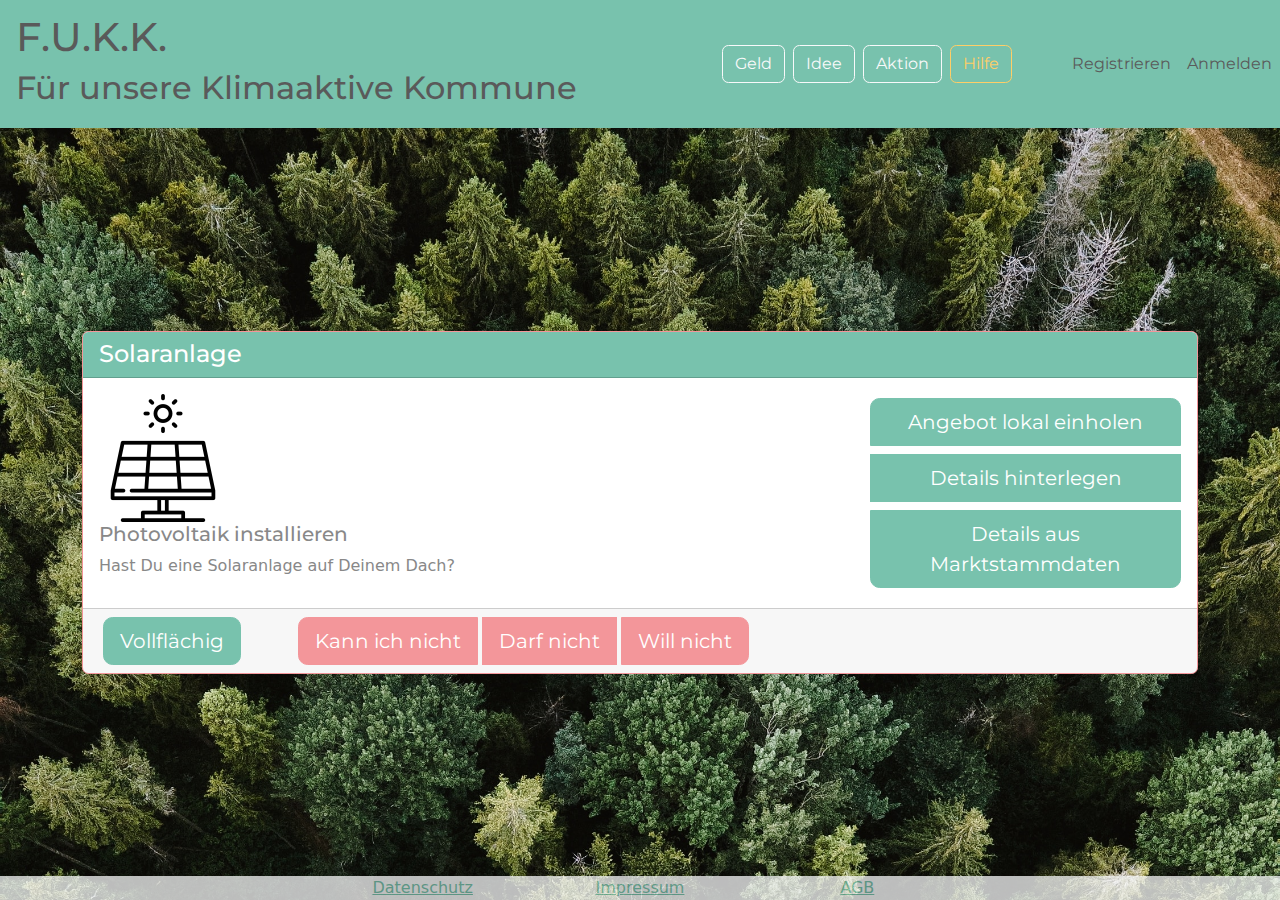
<file: questions-details.html>
<!DOCTYPE html>
<html class="h-100">
	<head>
		<meta charset="UTF-8">
		<title>Machst Du schon oder klebst Du noch?</title>
		<meta name="viewport" content="width=device-width, initial-scale=1">
		<meta name="robots" content="noindex">
		<link href="bootstrap.minty.css" rel="stylesheet">
		<link rel="stylesheet" href="https://cdn.jsdelivr.net/npm/bootstrap-icons@1.10.5/font/bootstrap-icons.css">
	</head>
	<body style="background-size: cover; background-image: url('background.jpg');background-repeat: no-repeat;background-attachment: fixed;" class="cover-container h-100 d-flex flex-column">
		<nav class="navbar navbar-expand bg-primary mb-auto">
			<div class="navbar-brand mx-3 me-auto">
				<h1 class="">F.U.K.K.</h1>
				<h2 class="d-none d-xl-block text-body-secondary" >Für unsere Klimaaktive Kommune</h2>
			</div>
			<div class="navbar-nav me-3 me-xl-5">
				<a href="funding.html" class="btn btn-outline-light mx-1">Geld</a>
				<a href="idea.html" class="btn btn-outline-light mx-1">Idee</a>
				<a href="projects.html" class="btn btn-outline-light mx-1">Aktion</a>
				<a href="questions.html" class="btn btn-outline-warning mx-1">Hilfe</a>
			</div>
			<ul class="navbar-nav">
				<li class="nav-item"><a href="#register" class="nav-link active">Registrieren</a></li>
				<li class="nav-item"><a href="#login" class="nav-link active">Anmelden</a></li>
			</ul>
		</nav>
		<script>
			function ideaSelect(ideaNumber){
				var x = document.getElementById("idea-"+ideaNumber);
				console.log("x:" + x);
				const matches = document.querySelectorAll(".card");
				matches.forEach((userItem) => {
					console.log("x:" + x + " userItem: " + userItem);
					if (userItem == x){
						console.log("Match!");
						userItem.classList.remove('d-none');
					}else{
						console.log("No Match!");
						userItem.classList.add('d-none');
					}
				});
			}

		</script>
		<main class="container-lg">
							<div id="idea-1" class="card border-dark">
								<h4 class="card-header text-bg-primary">Solaranlage</h4>
								<div class="card-body row">
									<div class="col-5 flex-grow-1">
										<img style="height:128px;width:128px;" src="solar-panel.png" />
										<h5 class="card-title">Photovoltaik installieren</h5>
										<p onclick="toggleTruncate(this)" class="card-text text-truncate">Hast Du eine Solaranlage auf Deinem Dach?</p>
									</div>
									<div class="col flex-shrink-1 btn-group-vertical">
										<a class="btn btn-lg my-1 btn-primary">Angebot lokal einholen</a>
										<a class="btn btn-lg my-1 btn-primary">Details hinterlegen</a>
										<a class="btn btn-lg my-1 btn-primary">Details aus Marktstammdaten</a>
									</div>
								</div>
								<div class="card-footer ">
									<span class="btn-group me-5">
										<a onclick="ideaSelect(128)" class="btn btn-lg ms-1 btn-primary">Vollflächig</a> 
									</span>
									<span class="btn-group">
										<a onclick="ideaSelect(2)" class="btn btn-lg ms-1 btn-secondary">Kann ich nicht</a>
										<a onclick="ideaSelect(2)" class="btn btn-lg ms-1 btn-secondary">Darf nicht</a>
										<a onclick="ideaSelect(2)" class="btn btn-lg ms-1 btn-secondary">Will nicht</a>
									</span>
								</div>
							</div>
							<div id="idea-2" class="card border-dark d-none">
								<h4 class="card-header text-bg-primary">Solaranlage</h4>
<svg xmlns="http://www.w3.org/2000/svg" width="128" height="128" fill="black" class="bi bi-flower1" viewBox="0 0 16 16">
  <path d="M6.174 1.184a2 2 0 0 1 3.652 0A2 2 0 0 1 12.99 3.01a2 2 0 0 1 1.826 3.164 2 2 0 0 1 0 3.652 2 2 0 0 1-1.826 3.164 2 2 0 0 1-3.164 1.826 2 2 0 0 1-3.652 0A2 2 0 0 1 3.01 12.99a2 2 0 0 1-1.826-3.164 2 2 0 0 1 0-3.652A2 2 0 0 1 3.01 3.01a2 2 0 0 1 3.164-1.826zM8 1a1 1 0 0 0-.998 1.03l.01.091c.012.077.029.176.054.296.049.241.122.542.213.887.182.688.428 1.513.676 2.314L8 5.762l.045-.144c.248-.8.494-1.626.676-2.314.091-.345.164-.646.213-.887a4.997 4.997 0 0 0 .064-.386L9 2a1 1 0 0 0-1-1zM2 9l.03-.002.091-.01a4.99 4.99 0 0 0 .296-.054c.241-.049.542-.122.887-.213a60.59 60.59 0 0 0 2.314-.676L5.762 8l-.144-.045a60.59 60.59 0 0 0-2.314-.676 16.705 16.705 0 0 0-.887-.213 4.99 4.99 0 0 0-.386-.064L2 7a1 1 0 1 0 0 2zm7 5-.002-.03a5.005 5.005 0 0 0-.064-.386 16.398 16.398 0 0 0-.213-.888 60.582 60.582 0 0 0-.676-2.314L8 10.238l-.045.144c-.248.8-.494 1.626-.676 2.314-.091.345-.164.646-.213.887a4.996 4.996 0 0 0-.064.386L7 14a1 1 0 1 0 2 0zm-5.696-2.134.025-.017a5.001 5.001 0 0 0 .303-.248c.184-.164.408-.377.661-.629A60.614 60.614 0 0 0 5.96 9.23l.103-.111-.147.033a60.88 60.88 0 0 0-2.343.572c-.344.093-.64.18-.874.258a5.063 5.063 0 0 0-.367.138l-.027.014a1 1 0 1 0 1 1.732zM4.5 14.062a1 1 0 0 0 1.366-.366l.014-.027c.01-.02.021-.048.036-.084a5.09 5.09 0 0 0 .102-.283c.078-.233.165-.53.258-.874a60.6 60.6 0 0 0 .572-2.343l.033-.147-.11.102a60.848 60.848 0 0 0-1.743 1.667 17.07 17.07 0 0 0-.629.66 5.06 5.06 0 0 0-.248.304l-.017.025a1 1 0 0 0 .366 1.366zm9.196-8.196a1 1 0 0 0-1-1.732l-.025.017a4.951 4.951 0 0 0-.303.248 16.69 16.69 0 0 0-.661.629A60.72 60.72 0 0 0 10.04 6.77l-.102.111.147-.033a60.6 60.6 0 0 0 2.342-.572c.345-.093.642-.18.875-.258a4.993 4.993 0 0 0 .367-.138.53.53 0 0 0 .027-.014zM11.5 1.938a1 1 0 0 0-1.366.366l-.014.027c-.01.02-.021.048-.036.084a5.09 5.09 0 0 0-.102.283c-.078.233-.165.53-.258.875a60.62 60.62 0 0 0-.572 2.342l-.033.147.11-.102a60.848 60.848 0 0 0 1.743-1.667c.252-.253.465-.477.629-.66a5.001 5.001 0 0 0 .248-.304l.017-.025a1 1 0 0 0-.366-1.366zM14 9a1 1 0 0 0 0-2l-.03.002a4.996 4.996 0 0 0-.386.064c-.242.049-.543.122-.888.213-.688.182-1.513.428-2.314.676L10.238 8l.144.045c.8.248 1.626.494 2.314.676.345.091.646.164.887.213a4.996 4.996 0 0 0 .386.064L14 9zM1.938 4.5a1 1 0 0 0 .393 1.38l.084.035c.072.03.166.064.283.103.233.078.53.165.874.258a60.88 60.88 0 0 0 2.343.572l.147.033-.103-.111a60.584 60.584 0 0 0-1.666-1.742 16.705 16.705 0 0 0-.66-.629 4.996 4.996 0 0 0-.304-.248l-.025-.017a1 1 0 0 0-1.366.366zm2.196-1.196.017.025a4.996 4.996 0 0 0 .248.303c.164.184.377.408.629.661A60.597 60.597 0 0 0 6.77 5.96l.111.102-.033-.147a60.602 60.602 0 0 0-.572-2.342c-.093-.345-.18-.642-.258-.875a5.006 5.006 0 0 0-.138-.367l-.014-.027a1 1 0 1 0-1.732 1zm9.928 8.196a1 1 0 0 0-.366-1.366l-.027-.014a5 5 0 0 0-.367-.138c-.233-.078-.53-.165-.875-.258a60.619 60.619 0 0 0-2.342-.572l-.147-.033.102.111a60.73 60.73 0 0 0 1.667 1.742c.253.252.477.465.66.629a4.946 4.946 0 0 0 .304.248l.025.017a1 1 0 0 0 1.366-.366zm-3.928 2.196a1 1 0 0 0 1.732-1l-.017-.025a5.065 5.065 0 0 0-.248-.303 16.705 16.705 0 0 0-.629-.661A60.462 60.462 0 0 0 9.23 10.04l-.111-.102.033.147a60.6 60.6 0 0 0 .572 2.342c.093.345.18.642.258.875a4.985 4.985 0 0 0 .138.367.575.575 0 0 0 .014.027zM8 9.5a1.5 1.5 0 1 0 0-3 1.5 1.5 0 0 0 0 3z"/>
</svg>
								<div class="card-body">
									<h5 class="card-title">Garten umgestalten</h5>
									<p onclick="toggleTruncate(this)" class="card-text text-truncate">Kannst Du Deinen Garten umgestalten?</p>
								</div>
								<div class="card-footer ">
									<span class="btn-group me-5">
										<a onclick="ideaSelect(3)" class="btn btn-lg ms-1 btn-primary">Ist bereits klimafreundlich</a> 
										<a class="btn btn-lg ms-1 btn-primary">Tolle Idee!</a> 
									</span>
									<span class="btn-group">
										<a onclick="ideaSelect(3)" class="btn btn-lg ms-1 btn-secondary">Kann ich nicht</a>
										<a onclick="ideaSelect(3)" class="btn btn-lg ms-1 btn-secondary">Darf nicht</a>
										<a onclick="ideaSelect(3)" class="btn btn-lg ms-1 btn-secondary">Will nicht</a>
									</span>
								</div>
							</div>
							<div id="idea-3" class="card border-dark d-none">
								<h4 class="card-header text-bg-primary">Mobilität</h4>
<svg xmlns="http://www.w3.org/2000/svg" width="128" height="128" fill="black" class="bi bi-train-lightrail-front" viewBox="0 0 16 16">
  <path d="M6.5 0a.5.5 0 0 0 0 1h1v1.011c-1.525.064-3.346.394-4.588.655C1.775 2.904 1 3.915 1 5.055V13.5A2.5 2.5 0 0 0 3.5 16h9a2.5 2.5 0 0 0 2.5-2.5V5.055c0-1.14-.775-2.15-1.912-2.39-1.242-.26-3.063-.59-4.588-.654V1h1a.5.5 0 0 0 0-1h-3ZM8 3c1.497 0 3.505.356 4.883.644.653.137 1.117.722 1.117 1.411V13.5a1.5 1.5 0 0 1-1.072 1.438 75.999 75.999 0 0 1-.1-.792c-.092-.761-.2-1.752-.266-2.682A21.26 21.26 0 0 1 12.5 10c0-1.051.143-2.404.278-3.435.024-.187.048-.362.07-.522.112-.798-.42-1.571-1.244-1.697C10.644 4.199 9.136 4 8 4c-1.136 0-2.645.2-3.604.346-.825.126-1.356.9-1.244 1.697.022.16.046.335.07.522C3.357 7.596 3.5 8.949 3.5 10c0 .428-.024.933-.062 1.464a57.32 57.32 0 0 1-.266 2.682c-.038.31-.072.58-.1.792A1.5 1.5 0 0 1 2 13.5V5.055c0-.69.464-1.274 1.117-1.41C4.495 3.354 6.503 3 8 3Zm3.835 11.266c.034.28.066.53.093.734H4.072a62.692 62.692 0 0 0 .328-3h2.246c.36 0 .704-.143.958-.396a.353.353 0 0 1 .25-.104h.292a.35.35 0 0 1 .25.104c.254.253.599.396.958.396H11.6c.068.808.158 1.621.236 2.266ZM6 13.5a.5.5 0 1 1-1 0 .5.5 0 0 1 1 0Zm0 0a.5.5 0 1 1 1 0 .5.5 0 0 1-1 0Zm3.5.5a.5.5 0 0 0 .5-.5.5.5 0 1 0 1 0 .5.5 0 0 0-1 0 .5.5 0 1 0-.5.5Zm-5.03-3c.019-.353.03-.692.03-1 0-.927-.104-2.051-.216-3h7.432c-.112.949-.216 2.073-.216 3 0 .308.011.647.03 1H9.354a.353.353 0 0 1-.25-.104 1.354 1.354 0 0 0-.958-.396h-.292c-.36 0-.704.143-.958.396a.353.353 0 0 1-.25.104H4.47Zm-.315-5-.013-.096a.497.497 0 0 1 .405-.57C5.505 5.188 6.947 5 8 5s2.495.188 3.453.334a.497.497 0 0 1 .405.57L11.845 6h-7.69Z"/>
</svg>
								<div class="card-body">
									<h5 class="card-title">Mobilität umstellen</h5>
									<p onclick="toggleTruncate(this)" class="card-text text-truncate">Kannst Du Dein Mobilitätsverhalten umgestalten?</p>
								</div>
								<div class="card-footer ">
									<span class="btn-group me-5">
										<a class="btn btn-lg ms-1 btn-primary">Ich fahre ein E-Fahrzeug</a> 
										<a class="btn btn-lg ms-1 btn-primary">Größtenteils ÖPNV</a> 
									</span>
									<span class="btn-group">
										<a class="btn btn-lg ms-1 btn-secondary">Ich fahre Diesel.</a>
										<a class="btn btn-lg ms-1 btn-secondary">Ich fahre ein Erdgas Auto.</a>
										<a class="btn btn-lg ms-1 btn-secondary">Will nicht.</a>
									</span>
								</div>
							</div>
							<div id="idea-128" class="card border-dark d-none">
								<h4 class="card-header text-bg-primary">Batterie</h4>
<svg xmlns="http://www.w3.org/2000/svg" width="128" height="128" fill="black" class="bi bi-battery-charging" viewBox="0 0 16 16">
  <path d="M9.585 2.568a.5.5 0 0 1 .226.58L8.677 6.832h1.99a.5.5 0 0 1 .364.843l-5.334 5.667a.5.5 0 0 1-.842-.49L5.99 9.167H4a.5.5 0 0 1-.364-.843l5.333-5.667a.5.5 0 0 1 .616-.09z"/>
  <path d="M2 4h4.332l-.94 1H2a1 1 0 0 0-1 1v4a1 1 0 0 0 1 1h2.38l-.308 1H2a2 2 0 0 1-2-2V6a2 2 0 0 1 2-2z"/>
  <path d="M2 6h2.45L2.908 7.639A1.5 1.5 0 0 0 3.313 10H2V6zm8.595-2-.308 1H12a1 1 0 0 1 1 1v4a1 1 0 0 1-1 1H9.276l-.942 1H12a2 2 0 0 0 2-2V6a2 2 0 0 0-2-2h-1.405z"/>
  <path d="M12 10h-1.783l1.542-1.639c.097-.103.178-.218.241-.34V10zm0-3.354V6h-.646a1.5 1.5 0 0 1 .646.646zM16 8a1.5 1.5 0 0 1-1.5 1.5v-3A1.5 1.5 0 0 1 16 8z"/>
</svg>
								<div class="card-body">
									<h5 class="card-title">Batterie Anlage</h5>
									<p onclick="toggleTruncate(this)" class="card-text text-truncate">Möchtest Du Deine Solaranlage erweitern um eine Batterie Anlage?</p>
								</div>
								<div class="card-footer ">
									<span class="btn-group me-5">
										<a onclick="ideaSelect(2)" class="btn btn-lg ms-1 btn-primary">Habe ich bereits</a> 
									</span>
									<span class="btn-group">
										<a class="btn btn-lg ms-1 btn-secondary">Kann ich nicht</a>
										<a class="btn btn-lg ms-1 btn-secondary">Darf nicht</a>
										<a class="btn btn-lg ms-1 btn-secondary">Will nicht</a>
									</span>
								</div>
							</div>

		</main>
		<footer class="opacity-75 mt-auto bg-light">
			<div class="row text-center justify-content-center"><a class="col-2">Datenschutz</a><a class="col-2">Impressum</a><a class="col-2">AGB</a></div>
		</footer>
		<script src="https://cdn.jsdelivr.net/npm/bootstrap@5.3.0-alpha3/dist/js/bootstrap.bundle.min.js" integrity="sha384-ENjdO4Dr2bkBIFxQpeoTz1HIcje39Wm4jDKdf19U8gI4ddQ3GYNS7NTKfAdVQSZe" crossorigin="anonymous"></script>
	</body>
</html>
</file>
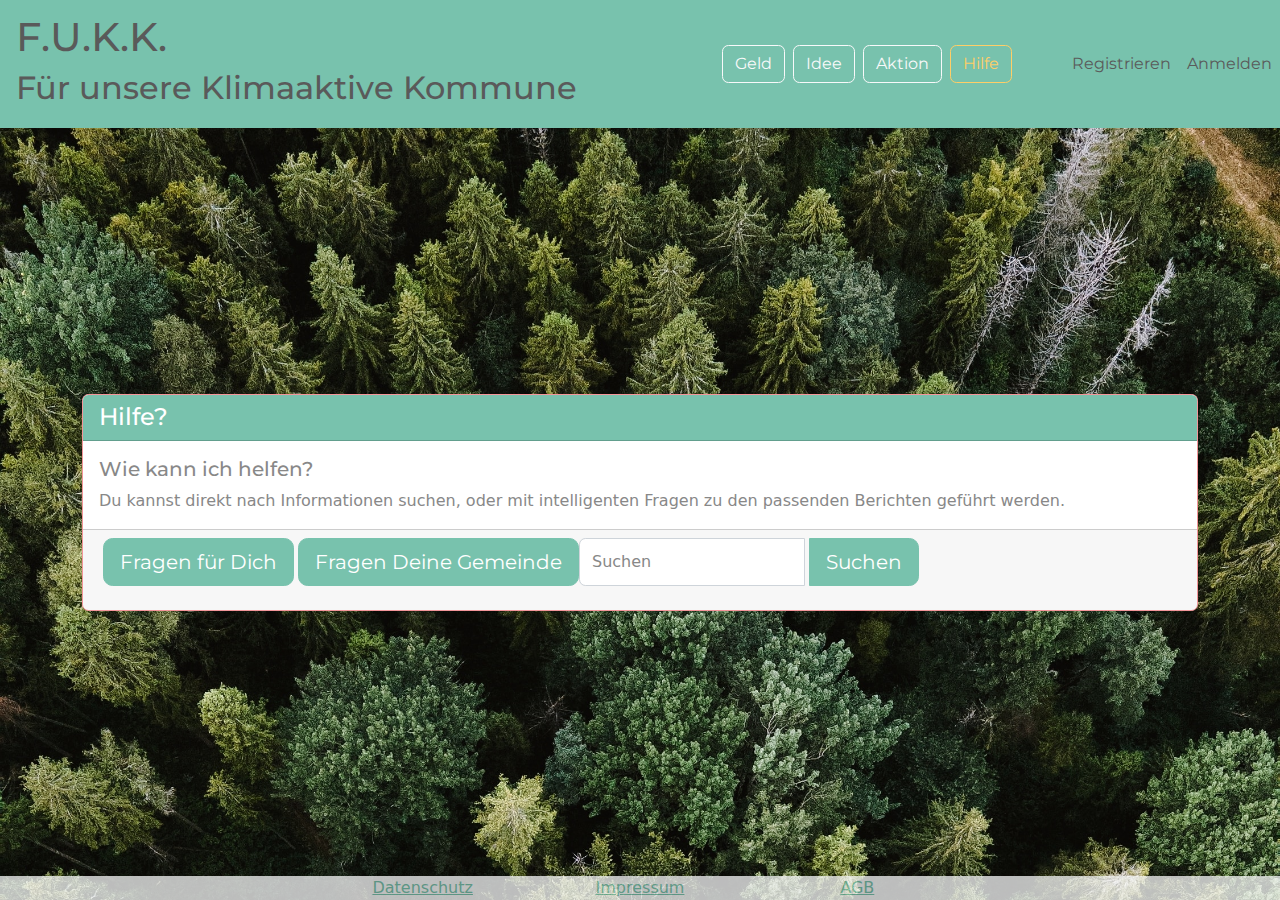
<file: questions.html>
<!DOCTYPE html>
<html class="h-100">
	<head>
		<meta charset="UTF-8">
		<title>Machst Du schon oder klebst Du noch?</title>
		<meta name="viewport" content="width=device-width, initial-scale=1">
		<meta name="robots" content="noindex">
		<link href="bootstrap.minty.css" rel="stylesheet">
		<link rel="stylesheet" href="https://cdn.jsdelivr.net/npm/bootstrap-icons@1.10.5/font/bootstrap-icons.css">
	</head>
	<body style="background-size: cover; background-image: url('background.jpg');background-repeat: no-repeat;background-attachment: fixed;" class="cover-container h-100 d-flex flex-column">
		<nav class="navbar navbar-expand bg-primary mb-auto">
			<div class="navbar-brand mx-3 me-auto">
				<h1 class="">F.U.K.K.</h1>
				<h2 class="d-none d-xl-block text-body-secondary" >Für unsere Klimaaktive Kommune</h2>
			</div>
			<div class="navbar-nav me-3 me-xl-5">
				<a href="funding.html" class="btn btn-outline-light mx-1">Geld</a>
				<a href="idea.html" class="btn btn-outline-light mx-1">Idee</a>
				<a href="projects.html" class="btn btn-outline-light mx-1">Aktion</a>
				<a href="questions.html" class="btn btn-outline-warning mx-1">Hilfe</a>
			</div>
			<ul class="navbar-nav">
				<li class="nav-item"><a href="#register" class="nav-link active">Registrieren</a></li>
				<li class="nav-item"><a href="#login" class="nav-link active">Anmelden</a></li>
			</ul>
		</nav>
		<main class="container-lg">
							<div id="idea-1" class="card border-dark">
								<h4 class="card-header text-bg-primary">Hilfe?</h4>
								<div class="card-body">
									<h5 class="card-title">Wie kann ich helfen?</h5>
									<p class="card-text">Du kannst direkt nach Informationen suchen, oder mit intelligenten Fragen zu den passenden Berichten geführt werden.</p>
								</div>
								<div class="card-footer ">
									<div class="btn-toolbar mb-3" role="toolbar" aria-label="Toolbar with button groups">
										<a href="questions-details.html" class="btn btn-lg ms-1 btn-primary">Fragen für Dich</a> 
										<a href="#" class="btn btn-lg ms-1 btn-primary">Fragen Deine Gemeinde</a> 
										<div class="input-group">
											<input type="text" class="form-control" placeholder="Suchen" aria-label="Input group example" aria-describedby="btnGroupAddon">
											<a href="#" class="btn btn-lg ms-1 btn-primary">Suchen</a> 
										</div>
									</div>

								</div>
							</div>

		</main>
		<footer class="opacity-75 mt-auto bg-light">
			<div class="row text-center justify-content-center"><a class="col-2">Datenschutz</a><a class="col-2">Impressum</a><a class="col-2">AGB</a></div>
		</footer>
		<script src="https://cdn.jsdelivr.net/npm/bootstrap@5.3.0-alpha3/dist/js/bootstrap.bundle.min.js" integrity="sha384-ENjdO4Dr2bkBIFxQpeoTz1HIcje39Wm4jDKdf19U8gI4ddQ3GYNS7NTKfAdVQSZe" crossorigin="anonymous"></script>
	</body>
</html>
</file>
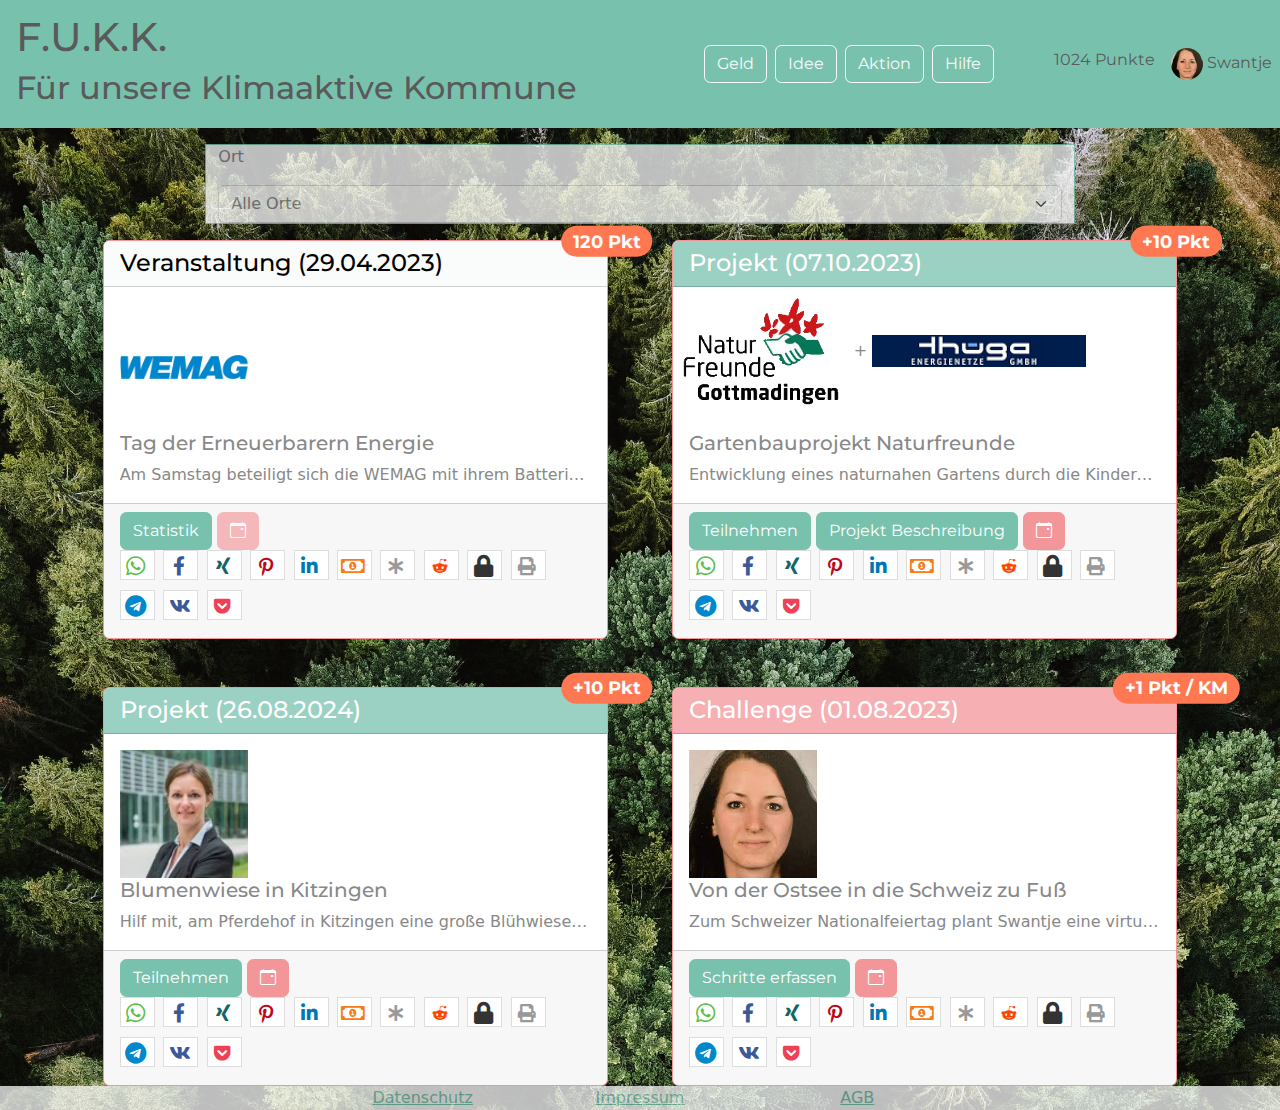
<file: swantje.html>
<!DOCTYPE html>
<html class="h-100">
	<head>
		<meta charset="UTF-8">
		<title>Machst Du schon oder klebst Du noch?</title>
		<meta name="viewport" content="width=device-width, initial-scale=1">
		<meta name="robots" content="noindex">
		<link href="bootstrap.minty.css" rel="stylesheet">
		<link rel="stylesheet" href="https://cdn.jsdelivr.net/npm/bootstrap-icons@1.10.5/font/bootstrap-icons.css">
		<link href="shariff/shariff.complete.css" rel="stylesheet">
	</head>
	<body style="background-size: cover; background-image: url('background.jpg');background-repeat: no-repeat;background-attachment: fixed;" class="cover-container h-100 d-flex flex-column">
		<nav class="navbar navbar-expand bg-primary mb-auto">
			<div class="navbar-brand mx-3 me-auto">
				<h1 class="">F.U.K.K.</h1>
				<h2 class="d-none d-xl-block text-body-secondary" >Für unsere Klimaaktive Kommune</h2>
			</div>
			<div class="navbar-nav me-3 me-xl-5">
				<a href="funding.html" class="btn btn-outline-light mx-1">Geld</a>
				<a href="idea.html" class="btn btn-outline-light mx-1">Idee</a>
				<a href="projects.html" class="btn btn-outline-light  mx-1">Aktion</a>
				<a href="questions.html" class="btn btn-outline-light mx-1">Hilfe</a>
			</div>
			<ul class="navbar-nav">
				<li class="nav-item"><a href="#register" class="nav-link active">1024 Punkte</a></li>
				<li class="nav-item"><a href="swantje.html?city=Stralendorf" class="nav-link active"><img style="height:32px;width:32px;border-radius:100px;" src="swantje.jpg" /> Swantje</a></li>
			</ul>
		</nav>
		<main class="">
			<div class="row">
				<div class="bg-light my-3 opacity-75 col-8 offset-2 border border-primary flex-shrink-1">
					<p>Ort</p>
					<select id="citySelect" class="form-select" onchange="citySelect()">
						<option selected>Alle Orte</option>
						<option>Gadebusch</option>
						<option>Gottmadingen</option>
						<option>Schwerin</option>
						<option>Stralendorf</option>
						<option>Kitzingen</option>
					</select>
					<script>
						function citySelect() {
						  var x = document.getElementById("citySelect");
						  const matches = document.querySelectorAll(".col");
							matches.forEach((userItem) => {
						if (userItem.classList.contains(x.value) || x.value == "Alle Orte"){
								userItem.classList.remove('d-none');
						}else{
						 		userItem.classList.add('d-none');
						}
							});
						}
	
						function toggleTruncate(element){
							element.classList.toggle("text-truncate");
						}
						function calDownload(subject, description, location, begin, end, filename){
							var cal = ics();
							cal.addEvent(subject, description, location, begin, end);
							cal.download(filename);
						}
					</script>
				</div>
				<div class="col-auto justify-content-center ">
					<div class="row justify-content-center g-3 g-xl-5 row-cols-2">
						<div class="col Schwerin City col-xl-5 mx-2">
							<div class="card h-100 bg-opacity-75 border-dark">
								<h4 class="card-header text-bg-light">Veranstaltung (29.04.2023)<span class="position-absolute top-0 start-100 translate-middle badge rounded-pill bg-danger">120 Pkt<span></h4>
								<div class="card-body">
									<img style="height:128px;width:128px;border-radius:100px;" src="wemag.png" />
									<h5 class="card-title">Tag der Erneuerbarern Energie</h5>
									<p onclick="toggleTruncate(this)" class="card-text text-truncate">Am Samstag beteiligt sich die WEMAG mit ihrem Batteriespeicher in Schwerin-Lankow erneut am Tag der Erneuerbaren Energien. Wir laden Sie herzlich dazu ein, vorbeizuschauen.</p>
								</div>
								<div class="card-footer">
									<a class="btn btn-primary" href="statistics-schwerin.html">Statistik</a> 
									<a class="btn btn-secondary disabled" onclick="calDownload('Tag der Erneuerbaren Energie', '', 'Schwerin', '04/29/2023', '04/29/2023', 'schwerin.ics')"><i class="bi bi-calendar-event"></i></a>
									<div class="shariff" data-services="[&quot;whatsapp&quot;,&quot;facebook&quot;,&quot;xing&quot;,&quot;pinterest&quot;,&quot;linkedin&quot;,&quot;flattr&quot;,&quot;diaspora&quot;,&quot;reddit&quot;,&quot;threema&quot;,&quot;print&quot;,&quot;telegram&quot;,&quot;vk&quot;,&quot;pocket&quot;]" data-title="Tag der erneuerbaren Energie" data-button-style="icon" data-theme="white"></div>
								</div>
							</div>
						</div>
						<div class="col Gottmadingen City col-xl-5 mx-2">
							<div class="card h-100 bg-opacity-75 border-dark">
								<h4 class="card-header text-bg-primary">Projekt (07.10.2023)<span class="position-absolute top-0 start-100 translate-middle badge rounded-pill bg-danger">+10 Pkt<span></h4>
								<div><img style="height:128px;object-fit:contain;" src="naturfreunde.gif" /> + <img style="height:32px;object-fit:contain;" src="then.png" /></div>
								<div class="card-body">
									<h5 class="card-title">Gartenbauprojekt Naturfreunde</h5>
									<p onclick="toggleTruncate(this)" class="card-text text-truncate">Entwicklung eines naturnahen Gartens durch die Kindergruppe, welcher langfristig als 
Begegnungsstätte für alle Naturfreunde dient.
Dies erfolgt mit Unterstützung der Erwachsenen auf einem von der Gemeinde Gottmadingen zur 
Verfügung gestellten Grundstück hinter dem Bauhof und in Verlängerung zur Tagespflege St. Martin.
									</p>
								</div>
								<div class="card-footer">
									<a class="btn btn-primary" href="#">Teilnehmen</a>
									<a class="btn btn-primary" href="https://www.naturfreunde-gottmadingen.de/images/Auschreibungen/2023/Infos_zum_Gartenprojekt_der_Naturfreunde_Gottmadingen_Jan_2023.pdf">Projekt Beschreibung</a>
									<a class="btn btn-secondary" onclick="calDownload('Gartenbauprojekt Naturfreunde', 'Entwicklung eines naturnahen Gartens durch die Kindergruppe, welcher langfristig als Begegnungsstätte für alle Naturfreunde dient. Dies erfolgt mit Unterstützung der Erwachsenen auf einem von der Gemeinde Gottmadingen zur Verfügung gestellten Grundstück hinter dem Bauhof und in Verlängerung zur Tagespflege St. Martin.', 'Gottmadingen', '10/07/2023', '10/08/2023', 'gottmadingen.ics')"><i class="bi bi-calendar-event"></i></a>

<div class="shariff" data-services="[&quot;whatsapp&quot;,&quot;facebook&quot;,&quot;xing&quot;,&quot;pinterest&quot;,&quot;linkedin&quot;,&quot;flattr&quot;,&quot;diaspora&quot;,&quot;reddit&quot;,&quot;threema&quot;,&quot;print&quot;,&quot;telegram&quot;,&quot;vk&quot;,&quot;pocket&quot;]" data-title="Tag der erneuerbaren Energie" data-button-style="icon" data-theme="white"></div>
								</div>
							</div>
						</div>
						<div class="col Kitzingen City col-xl-5 mx-2">
							<div class="card  h-100 bg-opacity-75 border-dark">
								<h4 class="card-header text-bg-primary">Projekt (26.08.2024)<span class="position-absolute top-0 start-100 translate-middle badge rounded-pill bg-danger">+10 Pkt<span></h4>
								<div class="card-body">
									<img src="celinehartung.jpg" style="height:128px;width:128px;" />
									<h5 class="card-title">Blumenwiese in Kitzingen</h5>
									<p onclick="toggleTruncate(this)" class="card-text text-truncate">Hilf mit, am Pferdehof in Kitzingen eine große Blühwiesen anzulegen. 
Bringt Eure Kinder mit und erhaltet eine kostenlose Probe-Reitstunde.</p>
								</div>
								<div class="card-footer">
									<a class="btn btn-primary" href="#">Teilnehmen</a>
									<a class="btn btn-secondary" onclick="calDownload('Blumenwiese in Kitzingen', 'Hilf mit, am Pferdehof in Kitzingen eine große Blühwiesen anzulegen. 
Bringt Eure Kinder mit und erhaltet eine kostenlose Probe-Reitstunde.', 'Kitzingen', '08/26/2023', '08/29/2023', 'blumenwiese.ics')"><i class="bi bi-calendar-event"></i></a>

<div class="shariff" data-services="[&quot;whatsapp&quot;,&quot;facebook&quot;,&quot;xing&quot;,&quot;pinterest&quot;,&quot;linkedin&quot;,&quot;flattr&quot;,&quot;diaspora&quot;,&quot;reddit&quot;,&quot;threema&quot;,&quot;print&quot;,&quot;telegram&quot;,&quot;vk&quot;,&quot;pocket&quot;]" data-title="Tag der erneuerbaren Energie" data-button-style="icon" data-theme="white"></div>

								</div>
							</div>
						</div>
						<div class="col Stralendorf City col-xl-5 mx-2">
							<div class="card h-100 bg-opacity-75 border-dark">
								<h4 class="card-header text-bg-secondary">Challenge (01.08.2023)<span class="position-absolute top-0 start-100 translate-middle badge rounded-pill bg-danger">+1 Pkt / KM<span></h4>
								<div class="card-body">
								<img style="height:128px;width:128px;" src="swantje.jpg" />
									<h5 class="card-title">Von der Ostsee in die Schweiz zu Fuß</h5>
									<p onclick="toggleTruncate(this)" class="card-text text-truncate">Zum Schweizer Nationalfeiertag plant Swantje eine virtuelle Wanderung von der Ostseeküste bis in die Schweiz. Das sind 900 Kilometer, was 1,3 Millionen Schritten entspricht. Nimm auch Du Teil und erfasse auch Deine Schritte des Tages!
									</p>
								</div>
								<div class="card-footer">
									<a class="btn btn-primary" href="#">Schritte erfassen</a>
									<a class="btn btn-secondary" onclick="calDownload('Ostsee-Schweiz', 'Zum Schweizer Nationalfeiertag plant Swantje eine virtuelle Wanderung von der Ostseeküste bis in die Schweiz. Das sind 900 Kilometer, was 1,3 Millionen Schritten entspricht. Nimm auch Du Teil und erfasse auch Deine Schritte des Tages!', 'Stralendorf', '08/01/2023', '08/02/2023', 'stralendorf.ics')"><i class="bi bi-calendar-event"></i></a>

<div class="shariff" data-services="[&quot;whatsapp&quot;,&quot;facebook&quot;,&quot;xing&quot;,&quot;pinterest&quot;,&quot;linkedin&quot;,&quot;flattr&quot;,&quot;diaspora&quot;,&quot;reddit&quot;,&quot;threema&quot;,&quot;print&quot;,&quot;telegram&quot;,&quot;vk&quot;,&quot;pocket&quot;]" data-title="Von der Ostsee in die Schweiz zu Fuß" data-button-style="icon" data-theme="white"></div>

								</div>
							</div>
						</div>
					</div>
				</div>
			</div>
		</main>
		<footer class="opacity-75 mt-auto bg-light">
			<div class="row text-center justify-content-center"><a class="col-2">Datenschutz</a><a class="col-2">Impressum</a><a class="col-2">AGB</a></div>
		</footer>
					<script>
						const params = new Proxy(new URLSearchParams(window.location.search), {
							get: (searchParams, prop) => searchParams.get(prop),
						});
						// Get the value of "some_key" in eg "https://example.com/?some_key=some_value"
						let cityParam = params.city; // "some_value"
						var x = document.getElementById("citySelect");
						console.log(cityParam);
						if (cityParam != null && cityParam != ""){
							x.value = cityParam;
							x.dispatchEvent(new Event('change'))
						}
					</script>
		<script src="https://cdn.jsdelivr.net/npm/bootstrap@5.3.0-alpha3/dist/js/bootstrap.bundle.min.js" integrity="sha384-ENjdO4Dr2bkBIFxQpeoTz1HIcje39Wm4jDKdf19U8gI4ddQ3GYNS7NTKfAdVQSZe" crossorigin="anonymous"></script>
		<script src="ics.min.js"></script>
		<script src="ics.deps.min.js"></script>
		<script src="shariff/shariff.complete.js"></script>
	</body>
</html>
</file>
